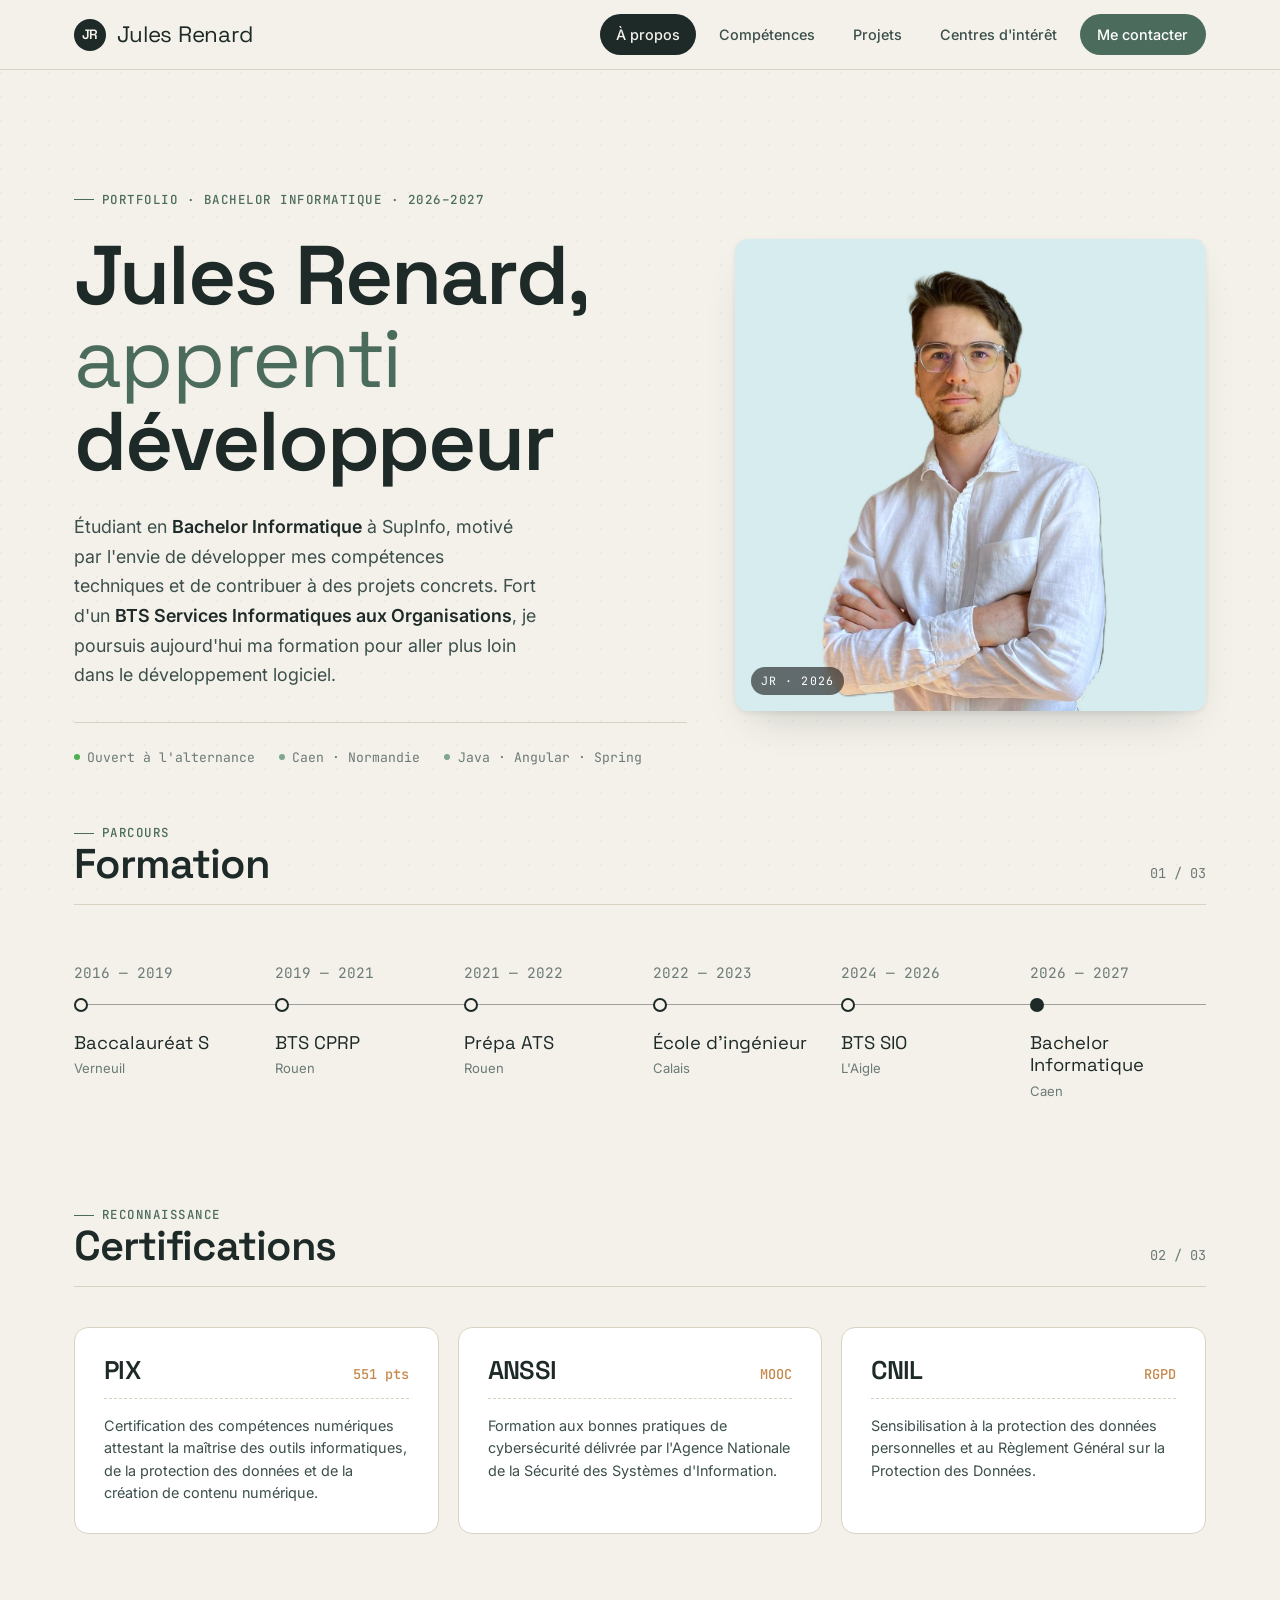
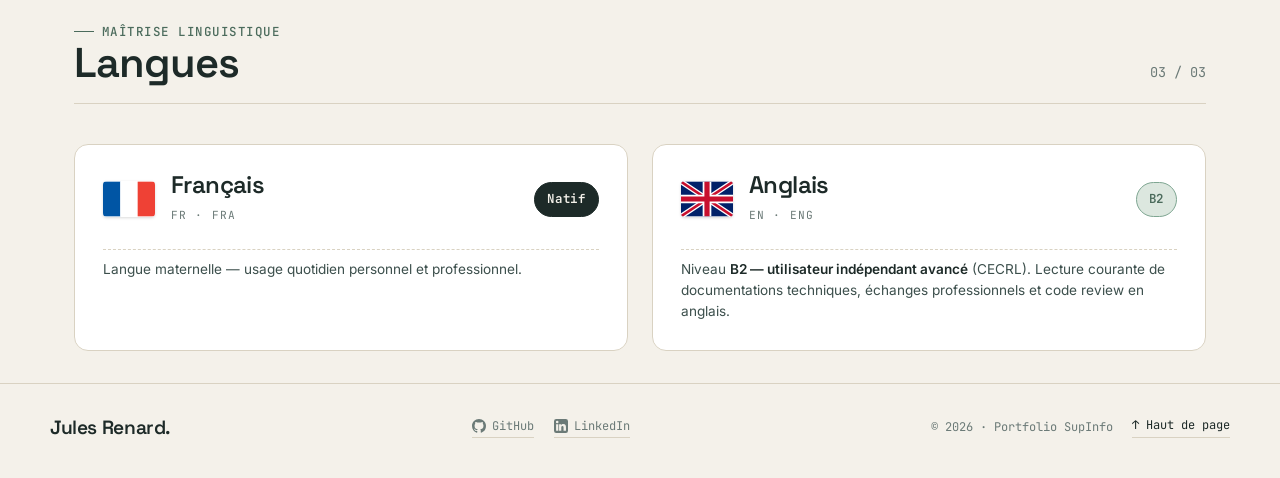
<file: index.html>
<!DOCTYPE html>
<html lang="fr">
<head>
  <meta charset="UTF-8">
  <meta name="viewport" content="width=device-width, initial-scale=1.0">
  <meta name="description" content="Portfolio de Jules Renard — étudiant à SupInfo, développeur passionné par le web et la sécurité.">
  <meta name="author" content="Jules Renard">
  <title>Jules Renard — Portfolio</title>

  <link rel="preconnect" href="https://fonts.googleapis.com">
  <link rel="preconnect" href="https://fonts.gstatic.com" crossorigin>
  <link href="https://fonts.googleapis.com/css2?family=Space+Grotesk:wght@400;500;600;700&family=Inter:wght@300;400;500;600;700&family=JetBrains+Mono:wght@400;500&display=swap" rel="stylesheet">
  <link rel="stylesheet" href="style.css">
</head>
<body>

<nav class="nav">
  <div class="nav-inner">
    <a href="index.html" class="nav-logo">
      <span class="nav-logo-mark">JR</span>
      <span>Jules Renard</span>
    </a>
    <div class="nav-links">
      <a href="index.html" class="nav-link">À propos</a>
      <a href="competences.html" class="nav-link">Compétences</a>
      <a href="projets.html" class="nav-link">Projets</a>
      <a href="interets.html" class="nav-link">Centres d'intérêt</a>
      <a href="me-joindre.html" class="nav-cta">Me contacter</a>
    </div>
    <button class="menu-toggle" aria-label="Menu">☰</button>
  </div>
</nav>

<main>

  <!-- HERO -->
  <section class="hero reveal">
    <div class="hero-text">
      <span class="eyebrow">Portfolio · Bachelor Informatique · 2026–2027</span>
      <h1 class="hero-title">
        <span class="line">Jules Renard,</span>
        <span class="line"><span class="italic">apprenti</span> développeur</span>
      </h1>
      <p class="hero-lede">
        Étudiant en <strong>Bachelor Informatique</strong> à SupInfo, motivé par l'envie de développer mes compétences techniques et de contribuer à des projets concrets. Fort d'un <strong>BTS Services Informatiques aux Organisations</strong>, je poursuis aujourd'hui ma formation pour aller plus loin dans le développement logiciel.
      </p>
      <div class="hero-meta">
        <span class="hero-meta-item"><span class="dot live"></span>Ouvert à l'alternance</span>
        <span class="hero-meta-item"><span class="dot"></span>Caen · Normandie</span>
        <span class="hero-meta-item"><span class="dot"></span>Java · Angular · Spring</span>
      </div>
    </div>
    <div class="hero-photo">
      <img src="images/profil.jpeg" alt="Portrait de Jules Renard">
    </div>
  </section>

  <!-- FORMATION -->
  <section class="block reveal">
    <div class="section-head">
      <div>
        <span class="eyebrow">Parcours</span>
        <h2>Formation</h2>
      </div>
      <span class="section-head-count">01 / 03</span>
    </div>

    <div class="formation-timeline reveal-stagger">
      <div class="formation-item">
        <div class="formation-year">2016 — 2019</div>
        <div class="formation-dot"></div>
        <div class="formation-title">Baccalauréat S</div>
        <div class="formation-place">Verneuil</div>
      </div>
      <div class="formation-item">
        <div class="formation-year">2019 — 2021</div>
        <div class="formation-dot"></div>
        <div class="formation-title">BTS CPRP</div>
        <div class="formation-place">Rouen</div>
      </div>
      <div class="formation-item">
        <div class="formation-year">2021 — 2022</div>
        <div class="formation-dot"></div>
        <div class="formation-title">Prépa ATS</div>
        <div class="formation-place">Rouen</div>
      </div>
      <div class="formation-item">
        <div class="formation-year">2022 — 2023</div>
        <div class="formation-dot"></div>
        <div class="formation-title">École d'ingénieur</div>
        <div class="formation-place">Calais</div>
      </div>
      <div class="formation-item">
        <div class="formation-year">2024 — 2026</div>
        <div class="formation-dot"></div>
        <div class="formation-title">BTS SIO</div>
        <div class="formation-place">L'Aigle</div>
      </div>
      <div class="formation-item current">
        <div class="formation-year">2026 — 2027</div>
        <div class="formation-dot"></div>
        <div class="formation-title">Bachelor Informatique</div>
        <div class="formation-place">Caen</div>
      </div>
    </div>
  </section>

  <!-- CERTIFICATIONS -->
  <section class="block reveal">
    <div class="section-head">
      <div>
        <span class="eyebrow">Reconnaissance</span>
        <h2>Certifications</h2>
      </div>
      <span class="section-head-count">02 / 03</span>
    </div>

    <div class="certs-grid reveal-stagger">
      <div class="cert-card">
        <div class="cert-head">
          <h3 class="cert-name">PIX</h3>
          <span class="cert-score">551 pts</span>
        </div>
        <p class="cert-desc">Certification des compétences numériques attestant la maîtrise des outils informatiques, de la protection des données et de la création de contenu numérique.</p>
      </div>
      <div class="cert-card">
        <div class="cert-head">
          <h3 class="cert-name">ANSSI</h3>
          <span class="cert-score">MOOC</span>
        </div>
        <p class="cert-desc">Formation aux bonnes pratiques de cybersécurité délivrée par l'Agence Nationale de la Sécurité des Systèmes d'Information.</p>
      </div>
      <div class="cert-card">
        <div class="cert-head">
          <h3 class="cert-name">CNIL</h3>
          <span class="cert-score">RGPD</span>
        </div>
        <p class="cert-desc">Sensibilisation à la protection des données personnelles et au Règlement Général sur la Protection des Données.</p>
      </div>
    </div>
  </section>

  <!-- LANGUES -->
  <section class="block reveal">
    <div class="section-head">
      <div>
        <span class="eyebrow">Maîtrise linguistique</span>
        <h2>Langues</h2>
      </div>
      <span class="section-head-count">03 / 03</span>
    </div>

    <div class="lang-grid">
      <article class="lang-card">
        <div class="lang-card-head">
          <span class="lang-flag" aria-hidden="true">
            <svg viewBox="0 0 60 40" xmlns="http://www.w3.org/2000/svg">
              <rect width="20" height="40" fill="#0055A4"/>
              <rect x="20" width="20" height="40" fill="#FFFFFF"/>
              <rect x="40" width="20" height="40" fill="#EF4135"/>
            </svg>
          </span>
          <div class="lang-name">
            <h3>Français</h3>
            <span class="lang-code">FR · fra</span>
          </div>
          <div class="lang-level-badge lang-level-badge--native">Natif</div>
        </div>

        <p class="lang-note">Langue maternelle — usage quotidien personnel et professionnel.</p>
      </article>

      <article class="lang-card">
        <div class="lang-card-head">
          <span class="lang-flag" aria-hidden="true">
            <svg viewBox="0 0 60 40" xmlns="http://www.w3.org/2000/svg">
              <rect width="60" height="40" fill="#012169"/>
              <path d="M0,0 L60,40 M60,0 L0,40" stroke="#FFFFFF" stroke-width="6"/>
              <path d="M0,0 L60,40 M60,0 L0,40" stroke="#C8102E" stroke-width="3"/>
              <path d="M30,0 V40 M0,20 H60" stroke="#FFFFFF" stroke-width="10"/>
              <path d="M30,0 V40 M0,20 H60" stroke="#C8102E" stroke-width="6"/>
            </svg>
          </span>
          <div class="lang-name">
            <h3>Anglais</h3>
            <span class="lang-code">EN · eng</span>
          </div>
          <div class="lang-level-badge">B2</div>
        </div>

        <p class="lang-note">Niveau <strong>B2 — utilisateur indépendant avancé</strong> (CECRL). Lecture courante de documentations techniques, échanges professionnels et code review en anglais.</p>
      </article>
    </div>
  </section>

</main>

<footer class="footer">
  <div class="footer-inner">
    <div class="footer-mark">Jules Renard.</div>
    <div class="footer-social">
      <a href="https://github.com/AmberFox12" target="_blank" rel="noopener" class="footer-social-link">
        <svg class="footer-social-icon" viewBox="0 0 16 16" width="14" height="14" fill="currentColor" aria-hidden="true"><path d="M8 0C3.58 0 0 3.58 0 8c0 3.54 2.29 6.53 5.47 7.59.4.07.55-.17.55-.38 0-.19-.01-.82-.01-1.49-2.01.37-2.53-.49-2.69-.94-.09-.23-.48-.94-.82-1.13-.28-.15-.68-.52-.01-.53.63-.01 1.08.58 1.23.82.72 1.21 1.87.87 2.33.66.07-.52.28-.87.51-1.07-1.78-.2-3.64-.89-3.64-3.95 0-.87.31-1.59.82-2.15-.08-.2-.36-1.02.08-2.12 0 0 .67-.21 2.2.82a7.6 7.6 0 0 1 2-.27c.68 0 1.36.09 2 .27 1.53-1.04 2.2-.82 2.2-.82.44 1.1.16 1.92.08 2.12.51.56.82 1.27.82 2.15 0 3.07-1.87 3.75-3.65 3.95.29.25.54.73.54 1.48 0 1.07-.01 1.93-.01 2.2 0 .21.15.46.55.38A8.01 8.01 0 0 0 16 8c0-4.42-3.58-8-8-8Z"/></svg>
        GitHub
      </a>
      <a href="https://www.linkedin.com/in/jules-renard-60a448257/" target="_blank" rel="noopener" class="footer-social-link">
        <svg class="footer-social-icon" viewBox="0 0 16 16" width="14" height="14" fill="currentColor" aria-hidden="true"><path d="M13.5 0h-11A2.5 2.5 0 0 0 0 2.5v11A2.5 2.5 0 0 0 2.5 16h11a2.5 2.5 0 0 0 2.5-2.5v-11A2.5 2.5 0 0 0 13.5 0ZM4.94 13.44H2.4V6h2.54v7.44ZM3.67 4.93a1.47 1.47 0 1 1 0-2.94 1.47 1.47 0 0 1 0 2.94Zm9.77 8.51h-2.53V9.83c0-.86-.02-1.96-1.2-1.96-1.2 0-1.39.94-1.39 1.9v3.67H5.8V6h2.43v1.02h.03c.34-.64 1.16-1.31 2.39-1.31 2.56 0 3.03 1.68 3.03 3.87v3.86Z"/></svg>
        LinkedIn
      </a>
    </div>
    <div class="footer-meta">
      <span>© 2026 · Portfolio SupInfo</span>
      <a href="#" onclick="scrollToTop(); return false;" class="footer-to-top">↑ Haut de page</a>
    </div>
  </div>
</footer>

<script src="script.js"></script>
</body>
</html>
</file>
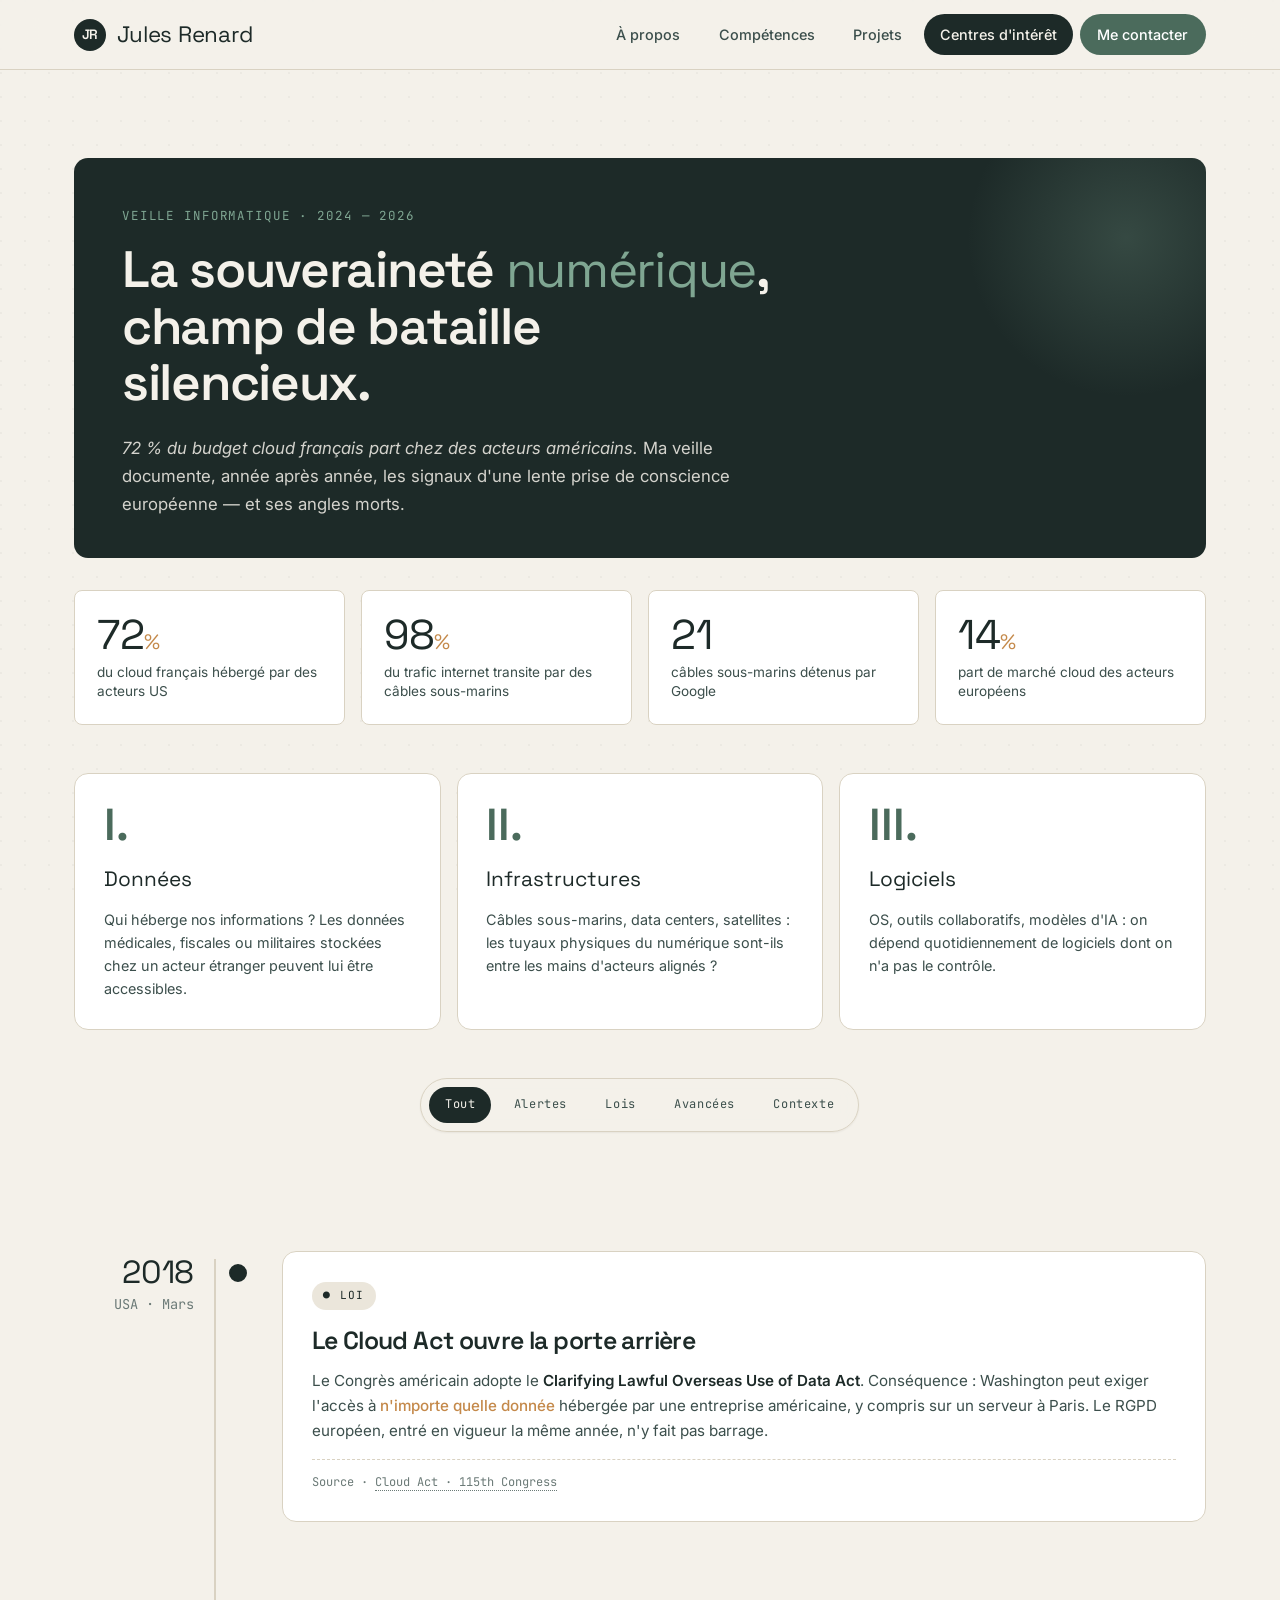
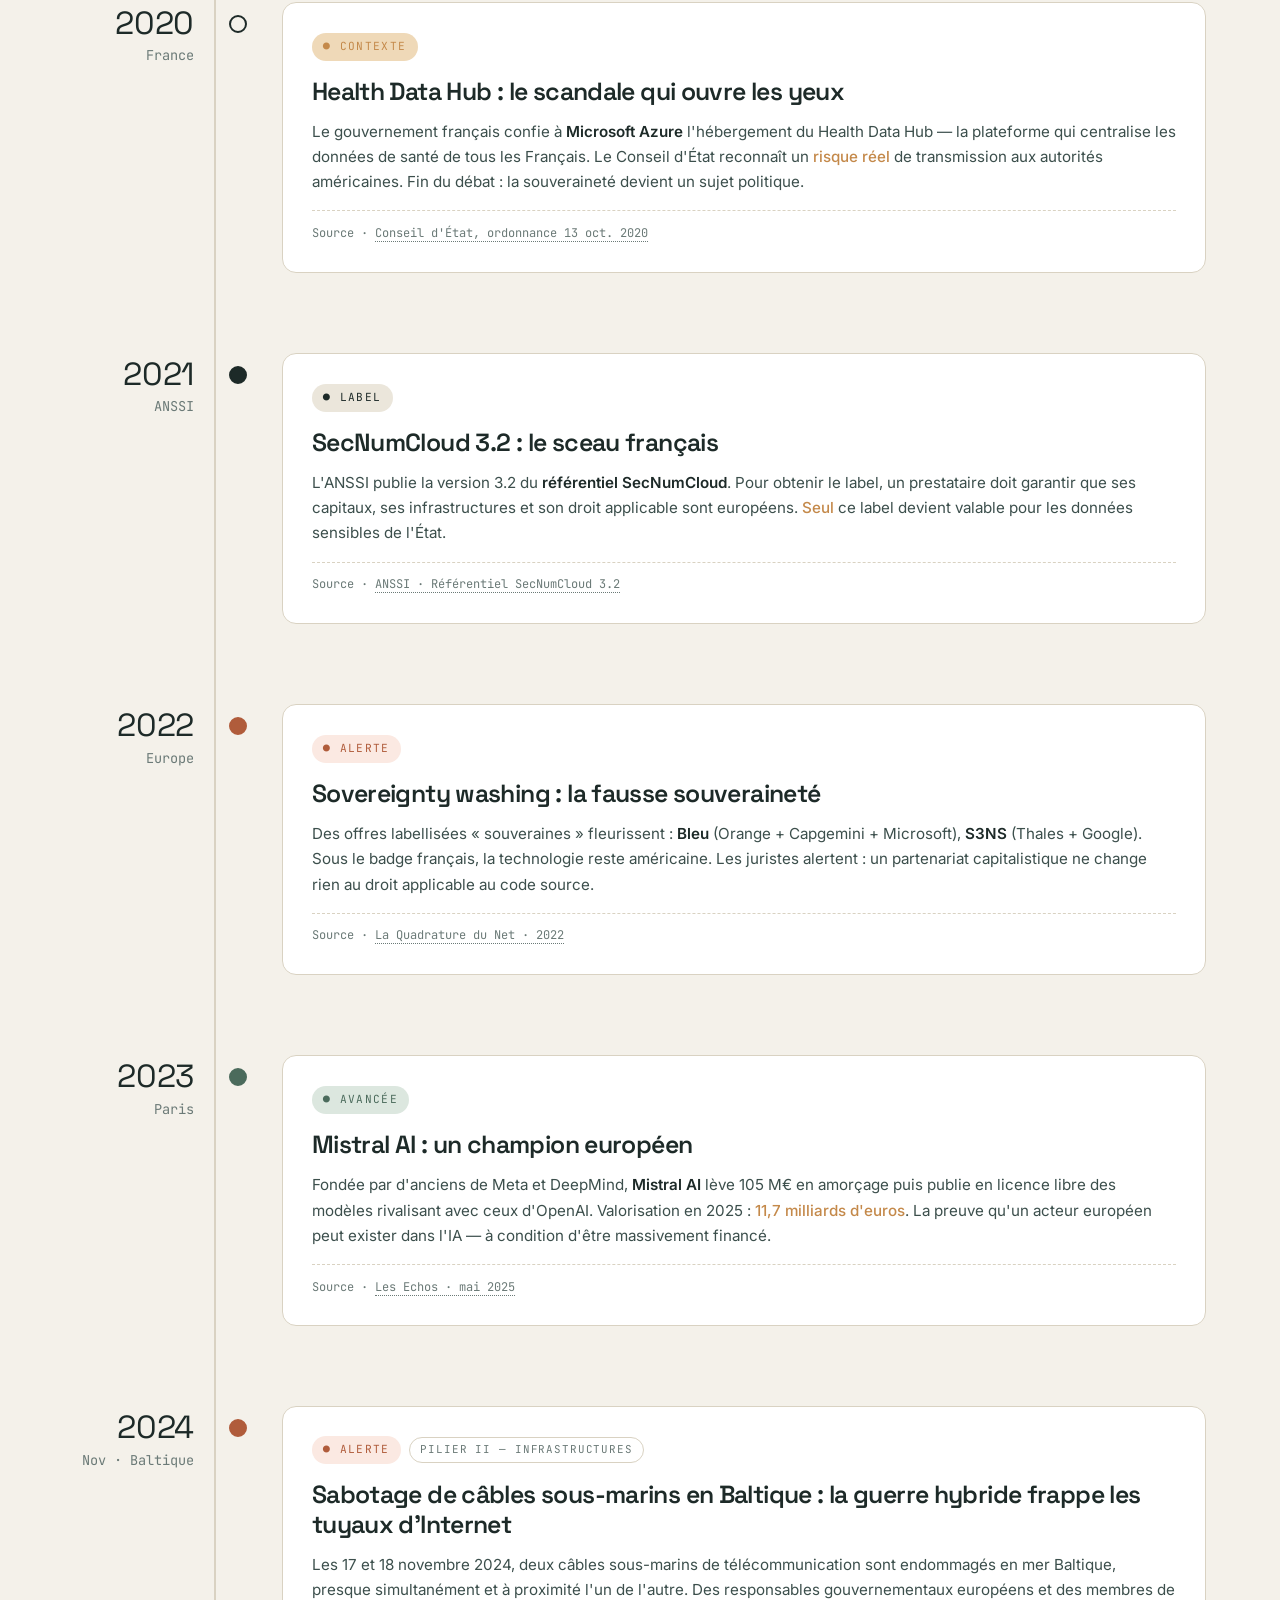
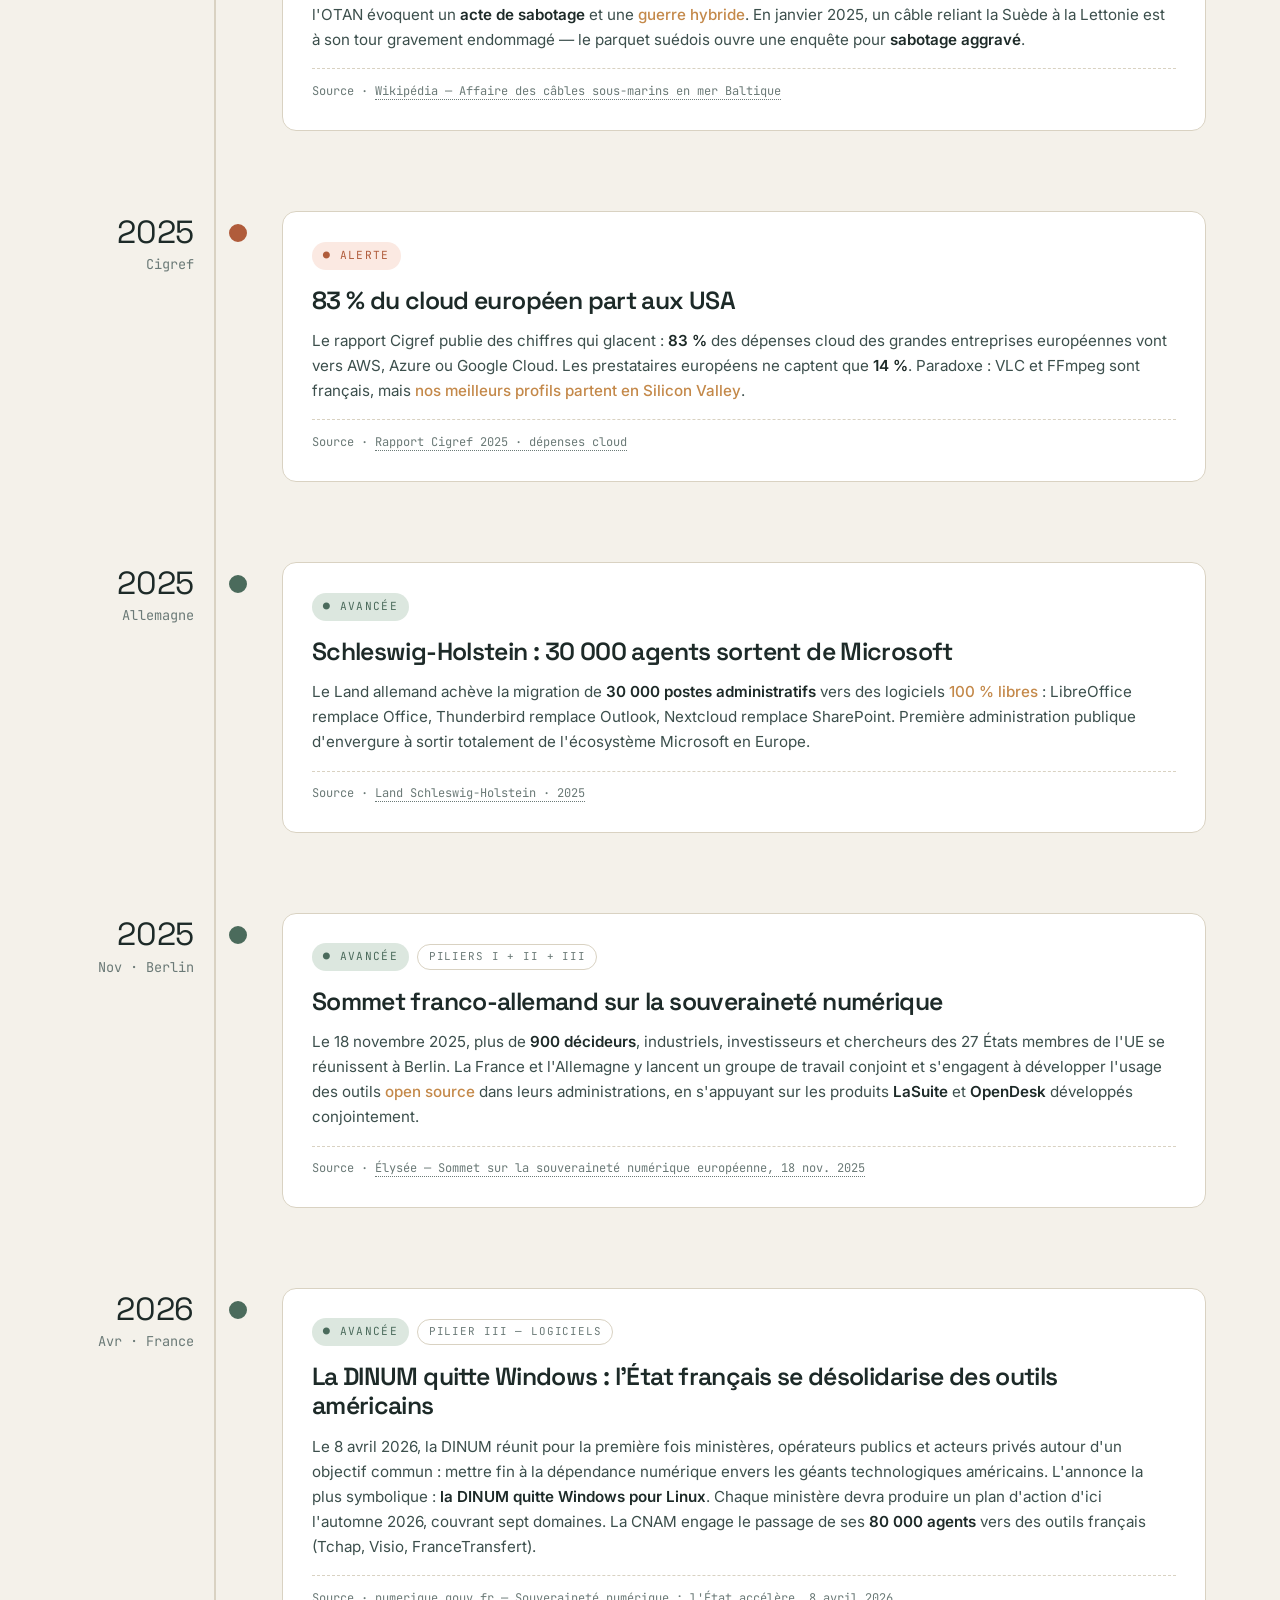
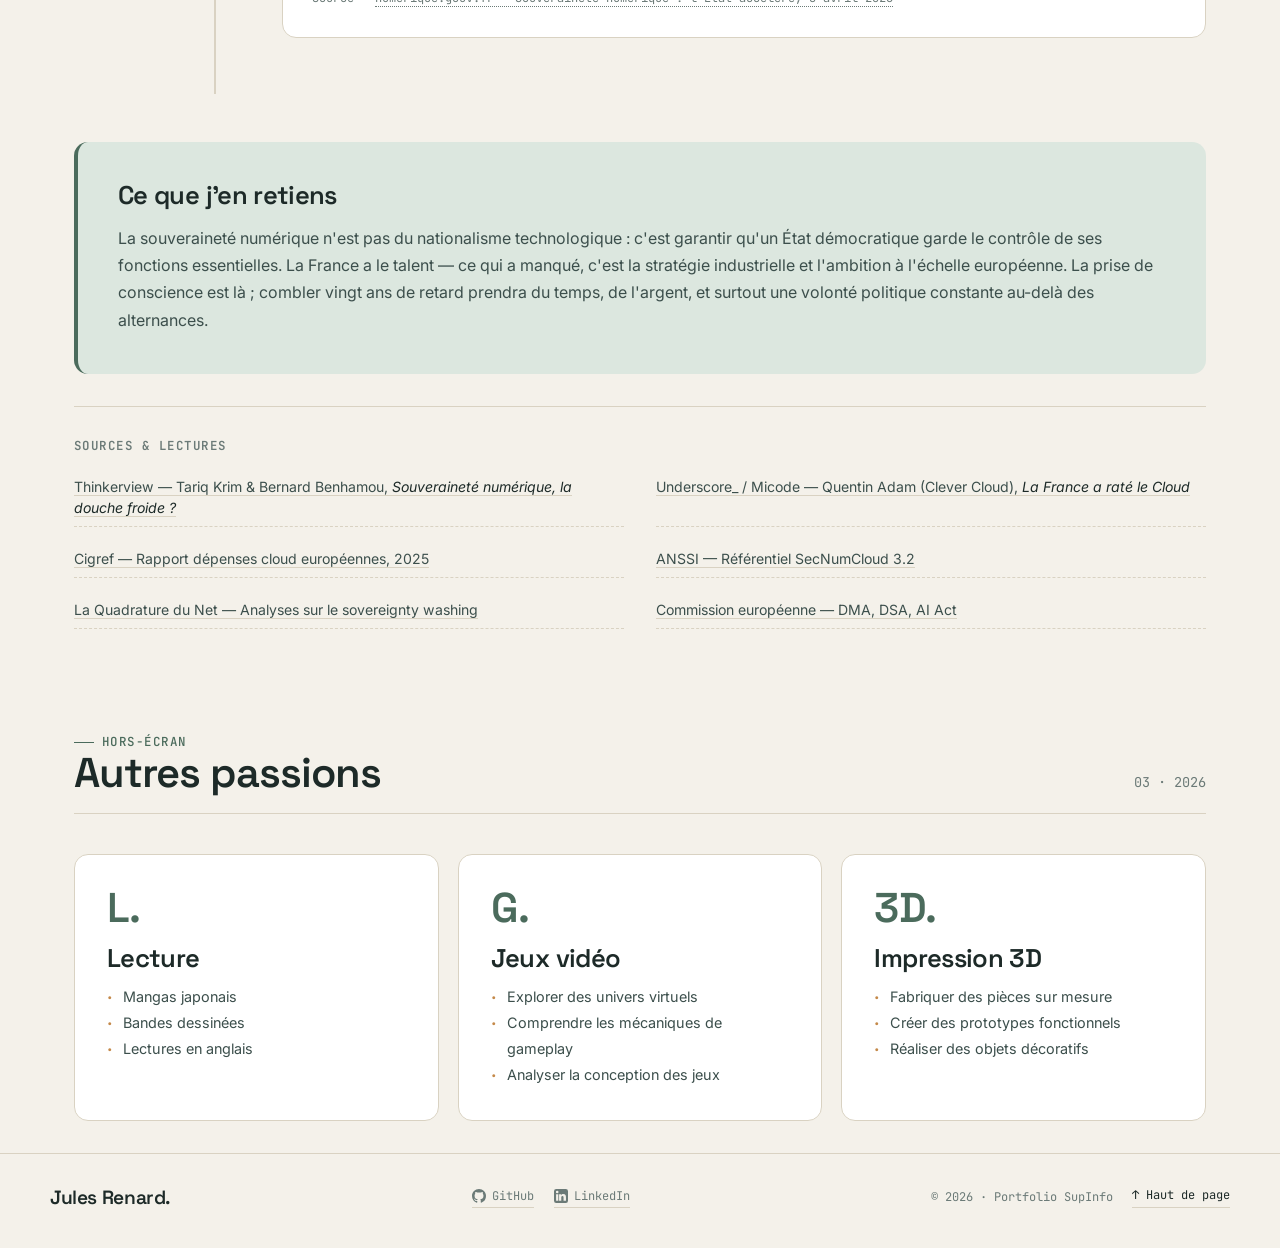
<file: interets.html>
<!DOCTYPE html>
<html lang="fr">
<head>
  <meta charset="UTF-8">
  <meta name="viewport" content="width=device-width, initial-scale=1.0">
  <meta name="description" content="Veille informatique — la souveraineté numérique — et centres d'intérêt de Jules Renard">
  <title>Centres d'intérêt — Jules Renard</title>

  <link rel="preconnect" href="https://fonts.googleapis.com">
  <link rel="preconnect" href="https://fonts.gstatic.com" crossorigin>
  <link href="https://fonts.googleapis.com/css2?family=Space+Grotesk:wght@400;500;600;700&family=Inter:wght@300;400;500;600;700&family=JetBrains+Mono:wght@400;500&display=swap" rel="stylesheet">
  <link rel="stylesheet" href="style.css">
</head>
<body>

<nav class="nav">
  <div class="nav-inner">
    <a href="index.html" class="nav-logo">
      <span class="nav-logo-mark">JR</span>
      <span>Jules Renard</span>
    </a>
    <div class="nav-links">
      <a href="index.html" class="nav-link">À propos</a>
      <a href="competences.html" class="nav-link">Compétences</a>
      <a href="projets.html" class="nav-link">Projets</a>
      <a href="interets.html" class="nav-link">Centres d'intérêt</a>
      <a href="me-joindre.html" class="nav-cta">Me contacter</a>
    </div>
    <button class="menu-toggle" aria-label="Menu">☰</button>
  </div>
</nav>

<main>

  <!-- ============================================= -->
  <!-- VEILLE INFORMATIQUE — SOUVERAINETÉ NUMÉRIQUE  -->
  <!-- ============================================= -->
  <section class="reveal" style="padding-top: 2.5rem;">

    <!-- Hero veille -->
    <div class="veille-hero">
      <div class="veille-hero-label">Veille informatique · 2024 — 2026</div>
      <h3>La souveraineté <span class="italic">numérique</span>, champ de bataille silencieux.</h3>
      <p class="veille-hero-lede">
        <em>72 % du budget cloud français part chez des acteurs américains.</em> Ma veille documente, année après année, les signaux d'une lente prise de conscience européenne — et ses angles morts.
      </p>
    </div>

    <!-- Stats -->
    <div class="veille-stats reveal-stagger">
      <div class="veille-stat">
        <div class="veille-stat-value">72<span class="unit">%</span></div>
        <div class="veille-stat-label">du cloud français hébergé par des acteurs US</div>
      </div>
      <div class="veille-stat">
        <div class="veille-stat-value">98<span class="unit">%</span></div>
        <div class="veille-stat-label">du trafic internet transite par des câbles sous-marins</div>
      </div>
      <div class="veille-stat">
        <div class="veille-stat-value">21</div>
        <div class="veille-stat-label">câbles sous-marins détenus par Google</div>
      </div>
      <div class="veille-stat">
        <div class="veille-stat-value">14<span class="unit">%</span></div>
        <div class="veille-stat-label">part de marché cloud des acteurs européens</div>
      </div>
    </div>

    <!-- Les 3 piliers -->
    <div class="veille-pillars reveal-stagger">
      <div class="pillar">
        <div class="pillar-num">I.</div>
        <div class="pillar-title">Données</div>
        <p class="pillar-desc">Qui héberge nos informations ? Les données médicales, fiscales ou militaires stockées chez un acteur étranger peuvent lui être accessibles.</p>
      </div>
      <div class="pillar">
        <div class="pillar-num">II.</div>
        <div class="pillar-title">Infrastructures</div>
        <p class="pillar-desc">Câbles sous-marins, data centers, satellites : les tuyaux physiques du numérique sont-ils entre les mains d'acteurs alignés ?</p>
      </div>
      <div class="pillar">
        <div class="pillar-num">III.</div>
        <div class="pillar-title">Logiciels</div>
        <p class="pillar-desc">OS, outils collaboratifs, modèles d'IA : on dépend quotidiennement de logiciels dont on n'a pas le contrôle.</p>
      </div>
    </div>

    <!-- Timeline Nav -->
    <div class="veille-timeline-nav">
      <button class="tl-nav-btn active" data-filter="all">Tout</button>
      <button class="tl-nav-btn" data-filter="alert">Alertes</button>
      <button class="tl-nav-btn" data-filter="law">Lois</button>
      <button class="tl-nav-btn" data-filter="win">Avancées</button>
      <button class="tl-nav-btn" data-filter="context">Contexte</button>
    </div>

    <!-- Timeline -->
    <div class="veille-timeline">
      <div class="tl-spine"><div class="tl-spine-fill"></div></div>

      <article class="tl-item" data-kind="law">
        <div class="tl-year"><span class="big">2018</span>USA · Mars</div>
        <div class="tl-node"></div>
        <div class="tl-content">
          <span class="tl-kind" data-kind="law">● Loi</span>
          <h4 class="tl-title">Le Cloud Act ouvre la porte arrière</h4>
          <p class="tl-body">
            Le Congrès américain adopte le <strong>Clarifying Lawful Overseas Use of Data Act</strong>. Conséquence : Washington peut exiger l'accès à <em>n'importe quelle donnée</em> hébergée par une entreprise américaine, y compris sur un serveur à Paris. Le RGPD européen, entré en vigueur la même année, n'y fait pas barrage.
          </p>
          <div class="tl-footnote">Source · <a href="https://www.congress.gov/bill/115th-congress/house-bill/4943" target="_blank" rel="noopener">Cloud Act · 115th Congress</a></div>
        </div>
      </article>

      <article class="tl-item" data-kind="context">
        <div class="tl-year"><span class="big">2020</span>France</div>
        <div class="tl-node"></div>
        <div class="tl-content">
          <span class="tl-kind" data-kind="context">● Contexte</span>
          <h4 class="tl-title">Health Data Hub : le scandale qui ouvre les yeux</h4>
          <p class="tl-body">
            Le gouvernement français confie à <strong>Microsoft Azure</strong> l'hébergement du Health Data Hub — la plateforme qui centralise les données de santé de tous les Français. Le Conseil d'État reconnaît un <em>risque réel</em> de transmission aux autorités américaines. Fin du débat : la souveraineté devient un sujet politique.
          </p>
          <div class="tl-footnote">Source · <a href="https://www.conseil-etat.fr/fr/arianeweb/CE/decision/2020-10-13/444937" target="_blank" rel="noopener">Conseil d'État, ordonnance 13 oct. 2020</a></div>
        </div>
      </article>

      <article class="tl-item" data-kind="law">
        <div class="tl-year"><span class="big">2021</span>ANSSI</div>
        <div class="tl-node"></div>
        <div class="tl-content">
          <span class="tl-kind" data-kind="law">● Label</span>
          <h4 class="tl-title">SecNumCloud 3.2 : le sceau français</h4>
          <p class="tl-body">
            L'ANSSI publie la version 3.2 du <strong>référentiel SecNumCloud</strong>. Pour obtenir le label, un prestataire doit garantir que ses capitaux, ses infrastructures et son droit applicable sont européens. <em>Seul</em> ce label devient valable pour les données sensibles de l'État.
          </p>
          <div class="tl-footnote">Source · <a href="https://cyber.gouv.fr/secnumcloud-pour-les-fournisseurs-de-services-cloud" target="_blank" rel="noopener">ANSSI · Référentiel SecNumCloud 3.2</a></div>
        </div>
      </article>

      <article class="tl-item" data-kind="alert">
        <div class="tl-year"><span class="big">2022</span>Europe</div>
        <div class="tl-node"></div>
        <div class="tl-content">
          <span class="tl-kind" data-kind="alert">● Alerte</span>
          <h4 class="tl-title">Sovereignty washing : la fausse souveraineté</h4>
          <p class="tl-body">
            Des offres labellisées « souveraines » fleurissent : <strong>Bleu</strong> (Orange + Capgemini + Microsoft), <strong>S3NS</strong> (Thales + Google). Sous le badge français, la technologie reste américaine. Les juristes alertent : un partenariat capitalistique ne change rien au droit applicable au code source.
          </p>
          <div class="tl-footnote">Source · <a href="https://www.laquadrature.net/2022/10/11/cloud-de-confiance-ou-leurre-souverain/" target="_blank" rel="noopener">La Quadrature du Net · 2022</a></div>
        </div>
      </article>

      <article class="tl-item" data-kind="win">
        <div class="tl-year"><span class="big">2023</span>Paris</div>
        <div class="tl-node"></div>
        <div class="tl-content">
          <span class="tl-kind" data-kind="win">● Avancée</span>
          <h4 class="tl-title">Mistral AI : un champion européen</h4>
          <p class="tl-body">
            Fondée par d'anciens de Meta et DeepMind, <strong>Mistral AI</strong> lève 105 M€ en amorçage puis publie en licence libre des modèles rivalisant avec ceux d'OpenAI. Valorisation en 2025 : <em>11,7 milliards d'euros</em>. La preuve qu'un acteur européen peut exister dans l'IA — à condition d'être massivement financé.
          </p>
          <div class="tl-footnote">Source · <a href="https://www.lesechos.fr/tech-medias/intelligence-artificielle/mistral-ai-valorisee-a-pres-de-12-milliards-de-dollars-lors-dune-nouvelle-levee-de-fonds" target="_blank" rel="noopener">Les Echos · mai 2025</a></div>
        </div>
      </article>

      <article class="tl-item" data-kind="alert">
        <div class="tl-year"><span class="big">2024</span>Nov · Baltique</div>
        <div class="tl-node"></div>
        <div class="tl-content">
          <div class="tl-tags">
            <span class="tl-kind" data-kind="alert">● Alerte</span>
            <span class="tl-pillar">Pilier II — Infrastructures</span>
          </div>
          <h4 class="tl-title">Sabotage de câbles sous-marins en Baltique : la guerre hybride frappe les tuyaux d'Internet</h4>
          <p class="tl-body">
            Les 17 et 18 novembre 2024, deux câbles sous-marins de télécommunication sont endommagés en mer Baltique, presque simultanément et à proximité l'un de l'autre. Des responsables gouvernementaux européens et des membres de l'OTAN évoquent un <strong>acte de sabotage</strong> et une <em>guerre hybride</em>. En janvier 2025, un câble reliant la Suède à la Lettonie est à son tour gravement endommagé — le parquet suédois ouvre une enquête pour <strong>sabotage aggravé</strong>.
          </p>
          <div class="tl-footnote">Source · <a href="https://fr.wikipedia.org/wiki/Affaire_des_c%C3%A2bles_sous-marins_en_mer_Baltique" target="_blank" rel="noopener">Wikipédia — Affaire des câbles sous-marins en mer Baltique</a></div>
        </div>
      </article>

      <article class="tl-item" data-kind="alert">
        <div class="tl-year"><span class="big">2025</span>Cigref</div>
        <div class="tl-node"></div>
        <div class="tl-content">
          <span class="tl-kind" data-kind="alert">● Alerte</span>
          <h4 class="tl-title">83 % du cloud européen part aux USA</h4>
          <p class="tl-body">
            Le rapport Cigref publie des chiffres qui glacent : <strong>83 %</strong> des dépenses cloud des grandes entreprises européennes vont vers AWS, Azure ou Google Cloud. Les prestataires européens ne captent que <strong>14 %</strong>. Paradoxe : VLC et FFmpeg sont français, mais <em>nos meilleurs profils partent en Silicon Valley</em>.
          </p>
          <div class="tl-footnote">Source · <a href="https://www.cigref.fr/place-de-marche-du-cloud-en-europe-le-cigref-publie-une-analyse-inedite" target="_blank" rel="noopener">Rapport Cigref 2025 · dépenses cloud</a></div>
        </div>
      </article>

      <article class="tl-item" data-kind="win">
        <div class="tl-year"><span class="big">2025</span>Allemagne</div>
        <div class="tl-node"></div>
        <div class="tl-content">
          <span class="tl-kind" data-kind="win">● Avancée</span>
          <h4 class="tl-title">Schleswig-Holstein : 30 000 agents sortent de Microsoft</h4>
          <p class="tl-body">
            Le Land allemand achève la migration de <strong>30 000 postes administratifs</strong> vers des logiciels <em>100 % libres</em> : LibreOffice remplace Office, Thunderbird remplace Outlook, Nextcloud remplace SharePoint. Première administration publique d'envergure à sortir totalement de l'écosystème Microsoft en Europe.
          </p>
          <div class="tl-footnote">Source · <a href="https://www.schleswig-holstein.de/DE/landesregierung/themen/digitalisierung/digitaleSouveraenitaet/digitaleSouveraenitaet.html" target="_blank" rel="noopener">Land Schleswig-Holstein · 2025</a></div>
        </div>
      </article>

      <article class="tl-item" data-kind="win">
        <div class="tl-year"><span class="big">2025</span>Nov · Berlin</div>
        <div class="tl-node"></div>
        <div class="tl-content">
          <div class="tl-tags">
            <span class="tl-kind" data-kind="win">● Avancée</span>
            <span class="tl-pillar">Piliers I + II + III</span>
          </div>
          <h4 class="tl-title">Sommet franco-allemand sur la souveraineté numérique</h4>
          <p class="tl-body">
            Le 18 novembre 2025, plus de <strong>900 décideurs</strong>, industriels, investisseurs et chercheurs des 27 États membres de l'UE se réunissent à Berlin. La France et l'Allemagne y lancent un groupe de travail conjoint et s'engagent à développer l'usage des outils <em>open source</em> dans leurs administrations, en s'appuyant sur les produits <strong>LaSuite</strong> et <strong>OpenDesk</strong> développés conjointement.
          </p>
          <div class="tl-footnote">Source · <a href="https://www.elysee.fr/emmanuel-macron/2025/11/18/sommet-sur-la-souverainete-numerique-europeenne" target="_blank" rel="noopener">Élysée — Sommet sur la souveraineté numérique européenne, 18 nov. 2025</a></div>
        </div>
      </article>

      <article class="tl-item" data-kind="win">
        <div class="tl-year"><span class="big">2026</span>Avr · France</div>
        <div class="tl-node"></div>
        <div class="tl-content">
          <div class="tl-tags">
            <span class="tl-kind" data-kind="win">● Avancée</span>
            <span class="tl-pillar">Pilier III — Logiciels</span>
          </div>
          <h4 class="tl-title">La DINUM quitte Windows : l'État français se désolidarise des outils américains</h4>
          <p class="tl-body">
            Le 8 avril 2026, la DINUM réunit pour la première fois ministères, opérateurs publics et acteurs privés autour d'un objectif commun : mettre fin à la dépendance numérique envers les géants technologiques américains. L'annonce la plus symbolique : <strong>la DINUM quitte Windows pour Linux</strong>. Chaque ministère devra produire un plan d'action d'ici l'automne 2026, couvrant sept domaines. La CNAM engage le passage de ses <strong>80 000 agents</strong> vers des outils français (Tchap, Visio, FranceTransfert).
          </p>
          <div class="tl-footnote">Source · <a href="https://www.numerique.gouv.fr/espace-presse/souverainete-numerique-letat-accelere-8-avril-2026/" target="_blank" rel="noopener">numerique.gouv.fr — Souveraineté numérique : l'État accélère, 8 avril 2026</a></div>
        </div>
      </article>
    </div>

    <!-- Conclusion -->
    <div class="veille-conclusion">
      <h4>Ce que j'en retiens</h4>
      <p>
        La souveraineté numérique n'est pas du nationalisme technologique : c'est garantir qu'un État démocratique garde le contrôle de ses fonctions essentielles. La France a le talent — ce qui a manqué, c'est la stratégie industrielle et l'ambition à l'échelle européenne. La prise de conscience est là ; combler vingt ans de retard prendra du temps, de l'argent, et surtout une volonté politique constante au-delà des alternances.
      </p>
    </div>

    <!-- Sources -->
    <div class="veille-sources">
      <h4>Sources &amp; lectures</h4>
      <ul>
        <li><a href="https://www.youtube.com/watch?v=BjS5ibiJcDA" target="_blank" rel="noopener">Thinkerview — Tariq Krim &amp; Bernard Benhamou, <em>Souveraineté numérique, la douche froide ?</em></a></li>
        <li><a href="https://www.youtube.com/watch?v=fmreiVK4bOk" target="_blank" rel="noopener">Underscore_ / Micode — Quentin Adam (Clever Cloud), <em>La France a raté le Cloud</em></a></li>
        <li><a href="https://www.cigref.fr/place-de-marche-du-cloud-en-europe-le-cigref-publie-une-analyse-inedite" target="_blank" rel="noopener">Cigref — Rapport dépenses cloud européennes, 2025</a></li>
        <li><a href="https://cyber.gouv.fr/secnumcloud-pour-les-fournisseurs-de-services-cloud" target="_blank" rel="noopener">ANSSI — Référentiel SecNumCloud 3.2</a></li>
        <li><a href="https://www.laquadrature.net/?s=souverainet%C3%A9+num%C3%A9rique" target="_blank" rel="noopener">La Quadrature du Net — Analyses sur le sovereignty washing</a></li>
        <li><a href="https://digital-strategy.ec.europa.eu/fr/policies/regulatory-framework-ai" target="_blank" rel="noopener">Commission européenne — DMA, DSA, AI Act</a></li>
      </ul>
    </div>

  </section>

  <!-- ============================================= -->
  <!-- AUTRES CENTRES D'INTÉRÊT                       -->
  <!-- ============================================= -->
  <section class="block reveal" style="margin-top: 6rem;">
    <div class="section-head">
      <div>
        <span class="eyebrow">Hors-écran</span>
        <h2>Autres passions</h2>
      </div>
      <span class="section-head-count">03 · 2026</span>
    </div>

    <div class="interests-grid reveal-stagger">

      <div class="interest-card">
        <div class="interest-glyph">L.</div>
        <h3 class="interest-title">Lecture</h3>
        <ul class="interest-list">
          <li>Mangas japonais</li>
          <li>Bandes dessinées</li>
          <li>Lectures en anglais</li>
        </ul>
      </div>

      <div class="interest-card">
        <div class="interest-glyph">G.</div>
        <h3 class="interest-title">Jeux vidéo</h3>
        <ul class="interest-list">
          <li>Explorer des univers virtuels</li>
          <li>Comprendre les mécaniques de gameplay</li>
          <li>Analyser la conception des jeux</li>
        </ul>
      </div>

      <div class="interest-card">
        <div class="interest-glyph">3D.</div>
        <h3 class="interest-title">Impression 3D</h3>
        <ul class="interest-list">
          <li>Fabriquer des pièces sur mesure</li>
          <li>Créer des prototypes fonctionnels</li>
          <li>Réaliser des objets décoratifs</li>
        </ul>
      </div>

    </div>
  </section>

</main>

<footer class="footer">
  <div class="footer-inner">
    <div class="footer-mark">Jules Renard.</div>
    <div class="footer-social">
      <a href="https://github.com/AmberFox12" target="_blank" rel="noopener" class="footer-social-link">
        <svg class="footer-social-icon" viewBox="0 0 16 16" width="14" height="14" fill="currentColor" aria-hidden="true"><path d="M8 0C3.58 0 0 3.58 0 8c0 3.54 2.29 6.53 5.47 7.59.4.07.55-.17.55-.38 0-.19-.01-.82-.01-1.49-2.01.37-2.53-.49-2.69-.94-.09-.23-.48-.94-.82-1.13-.28-.15-.68-.52-.01-.53.63-.01 1.08.58 1.23.82.72 1.21 1.87.87 2.33.66.07-.52.28-.87.51-1.07-1.78-.2-3.64-.89-3.64-3.95 0-.87.31-1.59.82-2.15-.08-.2-.36-1.02.08-2.12 0 0 .67-.21 2.2.82a7.6 7.6 0 0 1 2-.27c.68 0 1.36.09 2 .27 1.53-1.04 2.2-.82 2.2-.82.44 1.1.16 1.92.08 2.12.51.56.82 1.27.82 2.15 0 3.07-1.87 3.75-3.65 3.95.29.25.54.73.54 1.48 0 1.07-.01 1.93-.01 2.2 0 .21.15.46.55.38A8.01 8.01 0 0 0 16 8c0-4.42-3.58-8-8-8Z"/></svg>
        GitHub
      </a>
      <a href="https://www.linkedin.com/in/jules-renard-60a448257/" target="_blank" rel="noopener" class="footer-social-link">
        <svg class="footer-social-icon" viewBox="0 0 16 16" width="14" height="14" fill="currentColor" aria-hidden="true"><path d="M13.5 0h-11A2.5 2.5 0 0 0 0 2.5v11A2.5 2.5 0 0 0 2.5 16h11a2.5 2.5 0 0 0 2.5-2.5v-11A2.5 2.5 0 0 0 13.5 0ZM4.94 13.44H2.4V6h2.54v7.44ZM3.67 4.93a1.47 1.47 0 1 1 0-2.94 1.47 1.47 0 0 1 0 2.94Zm9.77 8.51h-2.53V9.83c0-.86-.02-1.96-1.2-1.96-1.2 0-1.39.94-1.39 1.9v3.67H5.8V6h2.43v1.02h.03c.34-.64 1.16-1.31 2.39-1.31 2.56 0 3.03 1.68 3.03 3.87v3.86Z"/></svg>
        LinkedIn
      </a>
    </div>
    <div class="footer-meta">
      <span>© 2026 · Portfolio SupInfo</span>
      <a href="#" onclick="scrollToTop(); return false;" class="footer-to-top">↑ Haut de page</a>
    </div>
  </div>
</footer>

<script src="script.js"></script>
<script>
// ===== Timeline filter + reveal =====
(function timelineInteractions() {
  const navBtns = document.querySelectorAll('.tl-nav-btn');
  const items = document.querySelectorAll('.tl-item');
  const spineFill = document.querySelector('.tl-spine-fill');
  const timeline = document.querySelector('.veille-timeline');

  if (!items.length) return;

  // Filter
  navBtns.forEach(btn => {
    btn.addEventListener('click', () => {
      const f = btn.dataset.filter;
      navBtns.forEach(b => b.classList.remove('active'));
      btn.classList.add('active');
      items.forEach(it => {
        const match = f === 'all' || it.dataset.kind === f;
        it.style.display = match ? '' : 'none';
      });
    });
  });

  // In-view animation
  const io = new IntersectionObserver((entries) => {
    entries.forEach(e => {
      if (e.isIntersecting) e.target.classList.add('in-view');
    });
  }, { threshold: 0.2 });
  items.forEach(it => io.observe(it));

  // Spine fill based on scroll progress inside timeline
  function updateSpine() {
    if (!timeline || !spineFill) return;
    const rect = timeline.getBoundingClientRect();
    const viewportMid = window.innerHeight * 0.5;
    const progress = Math.max(0, Math.min(1, (viewportMid - rect.top) / rect.height));
    spineFill.style.height = (progress * 100) + '%';
  }
  window.addEventListener('scroll', updateSpine, { passive: true });
  window.addEventListener('resize', updateSpine);
  updateSpine();
})();
</script>
</body>
</html>
</file>
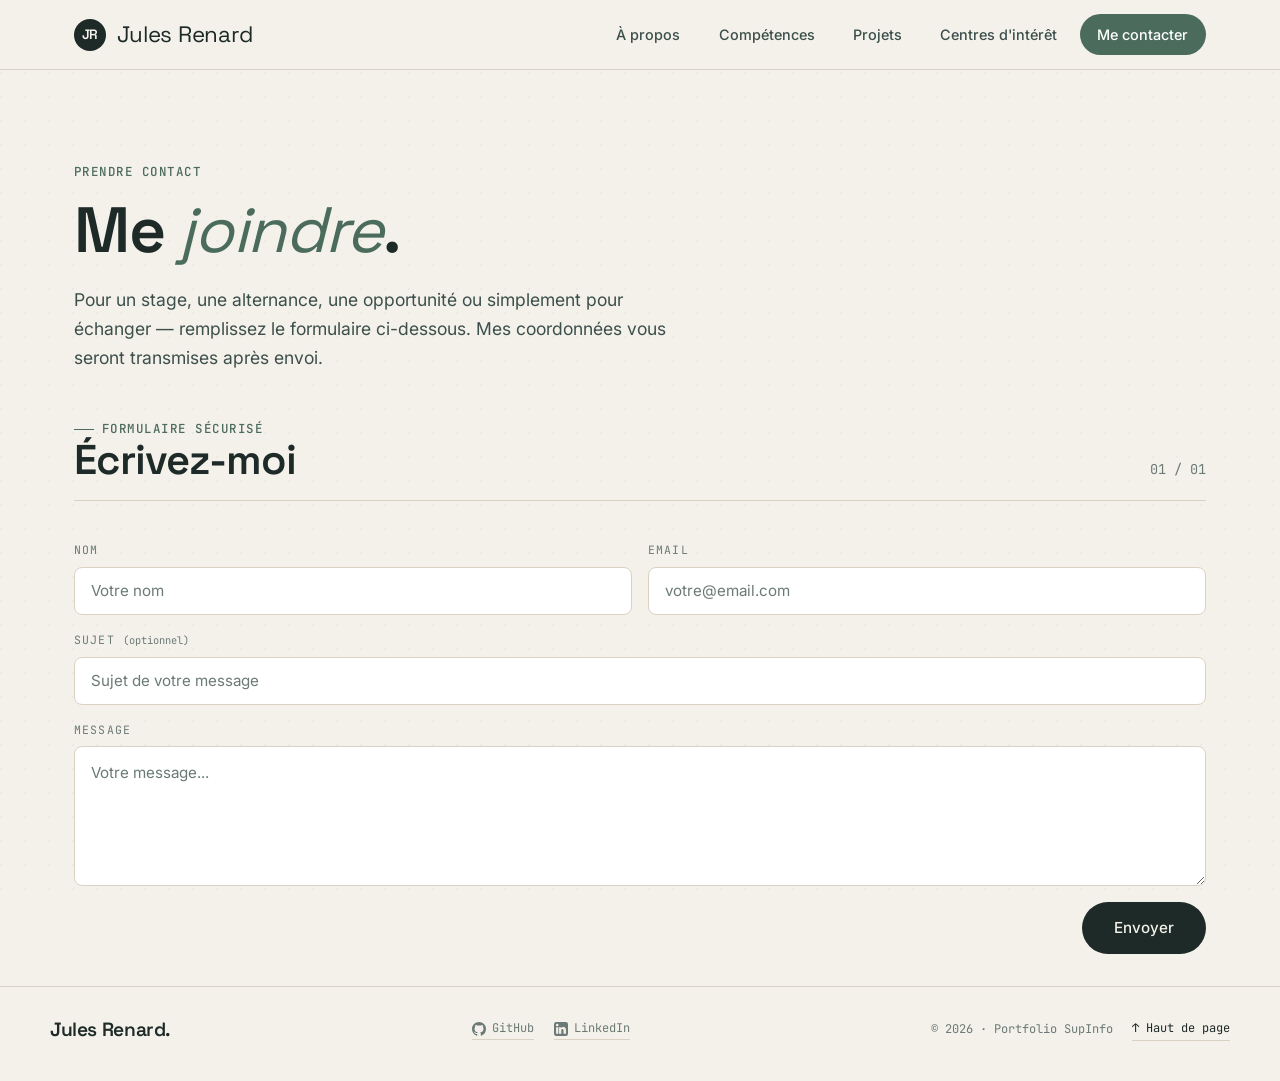
<file: me-joindre.html>
<!DOCTYPE html>
<html lang="fr">
<head>
  <meta charset="UTF-8">
  <meta name="viewport" content="width=device-width, initial-scale=1.0">
  <meta name="description" content="Formulaire de contact — Jules Renard, étudiant à SupInfo.">
  <meta name="author" content="Jules Renard">
  <title>Me joindre — Jules Renard</title>

  <link rel="preconnect" href="https://fonts.googleapis.com">
  <link rel="preconnect" href="https://fonts.gstatic.com" crossorigin>
  <link href="https://fonts.googleapis.com/css2?family=Space+Grotesk:wght@400;500;600;700&family=Inter:wght@300;400;500;600;700&family=JetBrains+Mono:wght@400;500&display=swap" rel="stylesheet">
  <link rel="stylesheet" href="style.css">
</head>
<body>

<nav class="nav">
  <div class="nav-inner">
    <a href="index.html" class="nav-logo">
      <span class="nav-logo-mark">JR</span>
      <span>Jules Renard</span>
    </a>
    <div class="nav-links">
      <a href="index.html" class="nav-link">À propos</a>
      <a href="competences.html" class="nav-link">Compétences</a>
      <a href="projets.html" class="nav-link">Projets</a>
      <a href="interets.html" class="nav-link">Centres d'intérêt</a>
      <a href="me-joindre.html" class="nav-cta">Me contacter</a>
    </div>
    <button class="menu-toggle" aria-label="Menu">☰</button>
  </div>
</nav>

<main>

  <!-- HERO -->
  <section class="reveal" style="padding-top: 2.5rem;">
    <div class="contact-hero">
      <span class="eyebrow">Prendre contact</span>
      <h1 class="contact-hero-title">Me <span class="italic">joindre</span>.</h1>
      <p class="contact-hero-lede">
        Pour un stage, une alternance, une opportunité ou simplement pour échanger — remplissez le formulaire ci-dessous. Mes coordonnées vous seront transmises après envoi.
      </p>
    </div>
  </section>

  <!-- FORMULAIRE -->
  <section class="block reveal">
    <div class="section-head">
      <div>
        <span class="eyebrow">Formulaire sécurisé</span>
        <h2>Écrivez-moi</h2>
      </div>
      <span class="section-head-count">01 / 01</span>
    </div>

    <div id="contact-form-wrap">
      <form id="contact-form" action="https://formspree.io/f/xeenazwp" method="POST" novalidate>
        <div class="form-row">
          <div class="form-group">
            <label for="cf-name" class="form-label">Nom</label>
            <input type="text" id="cf-name" name="name" class="form-input" placeholder="Votre nom" required>
          </div>
          <div class="form-group">
            <label for="cf-email" class="form-label">Email</label>
            <input type="email" id="cf-email" name="email" class="form-input" placeholder="votre@email.com" required>
          </div>
        </div>
        <div class="form-group">
          <label for="cf-subject" class="form-label">Sujet <span class="form-optional">(optionnel)</span></label>
          <input type="text" id="cf-subject" name="subject" class="form-input" placeholder="Sujet de votre message">
        </div>
        <div class="form-group">
          <label for="cf-message" class="form-label">Message</label>
          <textarea id="cf-message" name="message" class="form-input form-textarea" placeholder="Votre message..." required></textarea>
        </div>
        <div class="form-footer">
          <div id="form-error" class="form-error" aria-live="polite"></div>
          <button type="submit" class="form-submit" id="form-btn">
            <span class="btn-label">Envoyer</span>
            <span class="btn-loader" aria-hidden="true"></span>
          </button>
        </div>
      </form>
    </div>

    <!-- Coordonnées révélées après envoi -->
    <div id="contact-success" class="contact-success" hidden>
      <div class="success-msg">
        <div class="success-icon">✓</div>
        <div>
          <p class="success-title">Message envoyé !</p>
          <p class="success-sub">Merci, je vous réponds dans les plus brefs délais. Voici mes coordonnées.</p>
        </div>
      </div>
      <div class="contact-row">
        <div class="contact-item">
          <div class="contact-label">Email</div>
          <div class="contact-value" id="coord-email"></div>
        </div>
        <div class="contact-item">
          <div class="contact-label">Téléphone</div>
          <div class="contact-value" id="coord-phone"></div>
        </div>
        <div class="contact-item">
          <div class="contact-label">Localisation</div>
          <div class="contact-value" id="coord-location"></div>
        </div>
      </div>

      <!-- CV download (révélé après envoi) -->
      <a href="uploads/Jules_RENARD_CV.pdf" download class="cv-download" id="cv-download">
        <span class="cv-download-icon" aria-hidden="true">
          <svg viewBox="0 0 24 24" fill="none" stroke="currentColor" stroke-width="1.6" stroke-linecap="round" stroke-linejoin="round">
            <path d="M14 2H6a2 2 0 0 0-2 2v16a2 2 0 0 0 2 2h12a2 2 0 0 0 2-2V8z"/>
            <polyline points="14 2 14 8 20 8"/>
            <line x1="12" y1="18" x2="12" y2="12"/>
            <polyline points="9 15 12 18 15 15"/>
          </svg>
        </span>
        <span class="cv-download-body">
          <span class="cv-download-title">Télécharger mon CV</span>
          <span class="cv-download-meta">PDF · Jules Renard — Portfolio SupInfo</span>
        </span>
        <span class="cv-download-arrow" aria-hidden="true">↓</span>
      </a>
    </div>
  </section>

</main>

<footer class="footer">
  <div class="footer-inner">
    <div class="footer-mark">Jules Renard.</div>
    <div class="footer-social">
      <a href="https://github.com/AmberFox12" target="_blank" rel="noopener" class="footer-social-link">
        <svg class="footer-social-icon" viewBox="0 0 16 16" width="14" height="14" fill="currentColor" aria-hidden="true"><path d="M8 0C3.58 0 0 3.58 0 8c0 3.54 2.29 6.53 5.47 7.59.4.07.55-.17.55-.38 0-.19-.01-.82-.01-1.49-2.01.37-2.53-.49-2.69-.94-.09-.23-.48-.94-.82-1.13-.28-.15-.68-.52-.01-.53.63-.01 1.08.58 1.23.82.72 1.21 1.87.87 2.33.66.07-.52.28-.87.51-1.07-1.78-.2-3.64-.89-3.64-3.95 0-.87.31-1.59.82-2.15-.08-.2-.36-1.02.08-2.12 0 0 .67-.21 2.2.82a7.6 7.6 0 0 1 2-.27c.68 0 1.36.09 2 .27 1.53-1.04 2.2-.82 2.2-.82.44 1.1.16 1.92.08 2.12.51.56.82 1.27.82 2.15 0 3.07-1.87 3.75-3.65 3.95.29.25.54.73.54 1.48 0 1.07-.01 1.93-.01 2.2 0 .21.15.46.55.38A8.01 8.01 0 0 0 16 8c0-4.42-3.58-8-8-8Z"/></svg>
        GitHub
      </a>
      <a href="https://www.linkedin.com/in/jules-renard-60a448257/" target="_blank" rel="noopener" class="footer-social-link">
        <svg class="footer-social-icon" viewBox="0 0 16 16" width="14" height="14" fill="currentColor" aria-hidden="true"><path d="M13.5 0h-11A2.5 2.5 0 0 0 0 2.5v11A2.5 2.5 0 0 0 2.5 16h11a2.5 2.5 0 0 0 2.5-2.5v-11A2.5 2.5 0 0 0 13.5 0ZM4.94 13.44H2.4V6h2.54v7.44ZM3.67 4.93a1.47 1.47 0 1 1 0-2.94 1.47 1.47 0 0 1 0 2.94Zm9.77 8.51h-2.53V9.83c0-.86-.02-1.96-1.2-1.96-1.2 0-1.39.94-1.39 1.9v3.67H5.8V6h2.43v1.02h.03c.34-.64 1.16-1.31 2.39-1.31 2.56 0 3.03 1.68 3.03 3.87v3.86Z"/></svg>
        LinkedIn
      </a>
    </div>
    <div class="footer-meta">
      <span>© 2026 · Portfolio SupInfo</span>
      <a href="#" onclick="scrollToTop(); return false;" class="footer-to-top">↑ Haut de page</a>
    </div>
  </div>
</footer>

<script src="script.js"></script>
</body>
</html>
</file>
<file: style.css>
/* ============================================
   Jules Renard — Portfolio
   Design system
   ============================================ */

:root {
  /* Couleurs — palette sauge modernisée */
  --bg: #f4f1ea;               /* crème off-white */
  --bg-elev: #ffffff;          /* cartes */
  --bg-sunk: #ebe6db;           /* zones enfoncées */
  --ink: #1d2a28;              /* encre principale (vert forêt) */
  --ink-2: #3c4f4c;            /* encre secondaire */
  --ink-3: #6b7a77;            /* muted */
  --line: #d9d2c2;             /* bordures */
  --line-strong: #1d2a28;

  --sage: #7fa692;             /* sauge doux */
  --sage-deep: #4b6b5c;        /* sauge profond */
  --sage-soft: #dce7df;        /* sauge très clair */
  --ocre: #c4894a;             /* ocre chaud (accent chaud) */
  --ocre-soft: #efd9b8;
  --brick: #b05c3b;            /* accent rare */

  /* Typo */
  --font-serif: "Space Grotesk", "Inter", -apple-system, sans-serif;
  --font-sans: "Inter", -apple-system, "Segoe UI", sans-serif;
  --font-mono: "JetBrains Mono", ui-monospace, Menlo, monospace;

  /* Layout */
  --max-w: 1180px;
  --radius: 14px;
  --radius-sm: 8px;

  /* Ombres */
  --shadow-sm: 0 1px 2px rgba(29, 42, 40, 0.06);
  --shadow-md: 0 4px 16px -4px rgba(29, 42, 40, 0.12), 0 1px 2px rgba(29, 42, 40, 0.05);
  --shadow-lg: 0 20px 40px -20px rgba(29, 42, 40, 0.25), 0 2px 6px rgba(29, 42, 40, 0.08);

  /* Easing */
  --ease: cubic-bezier(0.2, 0.8, 0.2, 1);
}

/* ============================================ Reset */
*, *::before, *::after { box-sizing: border-box; }
* { margin: 0; padding: 0; }

html { scroll-behavior: smooth; }

body {
  background: var(--bg);
  color: var(--ink);
  font-family: var(--font-sans);
  font-size: 16px;
  line-height: 1.6;
  -webkit-font-smoothing: antialiased;
  text-rendering: optimizeLegibility;
  overflow-x: hidden;
}

/* Texture subtile */
body::before {
  content: "";
  position: fixed;
  inset: 0;
  background-image: radial-gradient(circle at 1px 1px, rgba(29, 42, 40, 0.035) 1px, transparent 0);
  background-size: 24px 24px;
  pointer-events: none;
  z-index: 0;
}

a { color: inherit; text-decoration: none; }
img { max-width: 100%; display: block; }
button { font: inherit; cursor: pointer; border: none; background: none; color: inherit; }
ul { list-style: none; }

/* ============================================ Nav */
.nav {
  position: sticky;
  top: 0;
  z-index: 100;
  background: rgba(244, 241, 234, 0.85);
  backdrop-filter: blur(16px);
  -webkit-backdrop-filter: blur(16px);
  border-bottom: 1px solid var(--line);
}

.nav-inner {
  max-width: var(--max-w);
  margin: 0 auto;
  padding: 0.9rem 1.5rem;
  display: flex;
  align-items: center;
  justify-content: space-between;
  gap: 2rem;
}

.nav-logo {
  display: flex;
  align-items: center;
  gap: 0.7rem;
  font-family: var(--font-serif);
  font-size: 1.4rem;
  letter-spacing: -0.01em;
}

.nav-logo-mark {
  width: 32px; height: 32px;
  background: var(--ink);
  color: var(--bg);
  border-radius: 50%;
  display: grid;
  place-items: center;
  font-family: var(--font-serif);
  font-weight: 600;
  font-size: 0.85rem;
}

.nav-links {
  display: flex;
  gap: 0.4rem;
  align-items: center;
}

.nav-link {
  padding: 0.55rem 1rem;
  border-radius: 999px;
  font-size: 0.9rem;
  font-weight: 500;
  color: var(--ink-2);
  transition: all 0.25s var(--ease);
  position: relative;
}
.nav-link:hover { color: var(--ink); background: var(--bg-sunk); }
.nav-link.active {
  background: var(--ink);
  color: var(--bg);
}

.nav-cta {
  padding: 0.55rem 1.1rem;
  border-radius: 999px;
  background: var(--sage-deep);
  color: white !important;
  font-size: 0.9rem;
  font-weight: 500;
  transition: all 0.25s var(--ease);
}
.nav-cta:hover { background: var(--ink); transform: translateY(-1px); }

.menu-toggle {
  display: none;
  width: 40px; height: 40px;
  border-radius: 999px;
  background: var(--bg-sunk);
  display: none;
  place-items: center;
}

/* ============================================ Main layout */
main {
  max-width: var(--max-w);
  margin: 0 auto;
  padding: 3rem 1.5rem 0rem;
  position: relative;
  z-index: 1;
}

/* ============================================ Typography */
.eyebrow {
  font-family: var(--font-mono);
  font-size: 0.78rem;
  font-weight: 500;
  text-transform: uppercase;
  letter-spacing: 0.12em;
  color: var(--sage-deep);
  display: inline-flex;
  align-items: center;
  gap: 0.5rem;
}
.eyebrow::before {
  content: "";
  width: 20px; height: 1px;
  background: var(--sage-deep);
}

h1, h2, h3, h4 { font-family: var(--font-serif); font-weight: 600; letter-spacing: -0.025em; line-height: 1.05; }
h1 { font-size: clamp(2.5rem, 6vw, 4.5rem); }
h2 { font-size: clamp(1.8rem, 3.5vw, 2.6rem); }
h3 { font-size: 1.35rem; }

.section-head {
  display: flex;
  align-items: flex-end;
  justify-content: space-between;
  gap: 2rem;
  margin-bottom: 2.5rem;
  padding-bottom: 1.2rem;
  border-bottom: 1px solid var(--line);
}
.section-head h2 { line-height: 1; }
.section-head-count {
  font-family: var(--font-mono);
  font-size: 0.85rem;
  color: var(--ink-3);
}

section.block { margin-bottom: 5rem; }
section.block:last-child { margin-bottom: 2rem; }

/* ============================================ Hero (À propos) */
.hero {
  display: grid;
  grid-template-columns: 1.3fr 1fr;
  gap: 3rem;
  align-items: center;
  padding: 4rem 0 3rem;
  min-height: 70vh;
}

.hero-title {
  font-size: clamp(3rem, 7vw, 5.2rem);
  line-height: 1;
  margin: 1.5rem 0 1.8rem;
}
.hero-title .italic { font-weight: 400; color: var(--sage-deep); }
.hero-title .line { display: block; }

.hero-lede {
  font-size: 1.12rem;
  line-height: 1.65;
  color: var(--ink-2);
  max-width: 42ch;
  margin-bottom: 2rem;
}
.hero-lede strong { color: var(--ink); font-weight: 600; }

.hero-meta {
  display: flex;
  flex-wrap: wrap;
  gap: 0.6rem 1.5rem;
  font-family: var(--font-mono);
  font-size: 0.82rem;
  color: var(--ink-3);
  padding-top: 1.5rem;
  border-top: 1px solid var(--line);
}
.hero-meta-item { display: inline-flex; align-items: center; gap: 0.45rem; }
.hero-meta-item .dot { width: 6px; height: 6px; border-radius: 50%; background: var(--sage); }
.hero-meta-item .dot.live { background: #4caf50; box-shadow: 0 0 0 0 rgba(76, 175, 80, 0.6); animation: pulse-dot 2s infinite; }

@keyframes pulse-dot {
  0% { box-shadow: 0 0 0 0 rgba(76, 175, 80, 0.6); }
  70% { box-shadow: 0 0 0 8px rgba(76, 175, 80, 0); }
  100% { box-shadow: 0 0 0 0 rgba(76, 175, 80, 0); }
}

.hero-photo {
  position: relative;
  aspect-ratio: 1 / 1;
  border-radius: var(--radius);
  overflow: hidden;
  background: var(--sage-soft);
  box-shadow: var(--shadow-lg);
}
.hero-photo img {
  position: absolute;
  inset: 0;
  width: 100%;
  height: 100%;
  object-fit: cover;
  object-position: center center;
  display: block;
}
.hero-photo::after {
  content: "JR · 2026";
  position: absolute;
  bottom: 1rem; left: 1rem;
  font-family: var(--font-mono);
  font-size: 0.72rem;
  color: white;
  background: rgba(0,0,0,0.55);
  backdrop-filter: blur(8px);
  padding: 0.3rem 0.6rem;
  border-radius: 999px;
  letter-spacing: 0.1em;
}

/* ============================================ Timeline Formation */
.formation-timeline {
  display: grid;
  grid-template-columns: repeat(6, 1fr);
  gap: 0;
  position: relative;
  padding: 1rem 0;
}

.formation-timeline::before {
  content: "";
  position: absolute;
  left: 0; right: 0;
  top: 59px;
  height: 1px;
  background: var(--line-strong);
  opacity: 0.4;
}

.formation-item {
  text-align: left;
  padding: 0 0.8rem;
  position: relative;
}
.formation-item:first-child { padding-left: 0; }
.formation-item:last-child { padding-right: 0; }

.formation-year {
  font-family: var(--font-mono);
  font-size: 0.9rem;
  color: var(--ink-3);
  margin-bottom: 0.9rem;
}

.formation-dot {
  width: 14px; height: 14px;
  border-radius: 50%;
  background: var(--bg);
  border: 2px solid var(--ink);
  margin-bottom: 1.2rem;
  transition: all 0.3s var(--ease);
}
.formation-item:hover .formation-dot {
  background: var(--ocre);
  border-color: var(--ocre);
  transform: scale(1.3);
}
.formation-item.current .formation-dot {
  background: var(--ink);
}

.formation-title {
  font-family: var(--font-serif);
  font-size: 1.15rem;
  line-height: 1.2;
  color: var(--ink);
  margin-bottom: 0.3rem;
}
.formation-place {
  font-size: 0.82rem;
  color: var(--ink-3);
}

/* ============================================ Certifications */
.certs-grid {
  display: grid;
  grid-template-columns: repeat(3, 1fr);
  gap: 1.2rem;
}

.cert-card {
  background: var(--bg-elev);
  border: 1px solid var(--line);
  border-radius: var(--radius);
  padding: 1.8rem;
  transition: all 0.3s var(--ease);
  position: relative;
  overflow: hidden;
}
.cert-card:hover {
  border-color: var(--ink);
  transform: translateY(-3px);
  box-shadow: var(--shadow-md);
}

.cert-head {
  display: flex;
  align-items: baseline;
  justify-content: space-between;
  margin-bottom: 1rem;
  padding-bottom: 0.8rem;
  border-bottom: 1px dashed var(--line);
}
.cert-name {
  font-family: var(--font-serif);
  font-size: 1.6rem;
  color: var(--ink);
}
.cert-score {
  font-family: var(--font-mono);
  font-size: 0.85rem;
  color: var(--ocre);
  font-weight: 500;
}
.cert-desc {
  font-size: 0.9rem;
  color: var(--ink-2);
  line-height: 1.55;
}

/* ============================================ Contact */
.contact-row {
  display: grid;
  grid-template-columns: 1.5fr 1fr 1fr;
  gap: 1rem;
  margin-bottom: 1.5rem;
}
.contact-item {
  background: var(--bg-elev);
  border: 1px solid var(--line);
  border-radius: var(--radius);
  padding: 1.3rem 1.5rem;
  transition: all 0.25s var(--ease);
}
.contact-item:hover {
  border-color: var(--ink);
  background: var(--ink);
  color: var(--bg);
}
.contact-label {
  font-family: var(--font-mono);
  font-size: 0.72rem;
  text-transform: uppercase;
  letter-spacing: 0.1em;
  color: var(--ink-3);
  margin-bottom: 0.4rem;
}
.contact-item:hover .contact-label { color: rgba(255,255,255,0.6); }
.contact-value {
  font-family: var(--font-serif);
  font-size: 1.25rem;
}

.social-btn {
  display: inline-flex;
  align-items: center;
  gap: 0.5rem;
  padding: 0.7rem 1.3rem;
  border-radius: 999px;
  border: 1px solid var(--line);
  background: var(--bg-elev);
  font-size: 0.9rem;
  transition: all 0.25s var(--ease);
}
.social-btn:hover { background: var(--ink); color: var(--bg); border-color: var(--ink); transform: translateY(-1px); }

/* ============================================ Contact Form */
.contact-intro {
  color: var(--ink-2);
  font-size: 0.95rem;
  margin-bottom: 1.75rem;
}

.form-row {
  display: grid;
  grid-template-columns: 1fr 1fr;
  gap: 1rem;
}

.form-group {
  display: flex;
  flex-direction: column;
  gap: 0.45rem;
  margin-bottom: 1rem;
}

.form-label {
  font-family: var(--font-mono);
  font-size: 0.72rem;
  text-transform: uppercase;
  letter-spacing: 0.1em;
  color: var(--ink-3);
}

.form-optional {
  font-size: 0.65rem;
  color: var(--ink-3);
  text-transform: none;
  letter-spacing: 0;
}

.form-input {
  background: var(--bg-elev);
  border: 1px solid var(--line);
  border-radius: var(--radius-sm);
  padding: 0.85rem 1rem;
  font-family: var(--font-sans);
  font-size: 0.95rem;
  color: var(--ink);
  width: 100%;
  outline: none;
  transition: border-color 0.2s var(--ease), box-shadow 0.2s var(--ease);
}
.form-input:focus {
  border-color: var(--sage-deep);
  box-shadow: 0 0 0 3px var(--sage-soft);
}
.form-input::placeholder { color: var(--ink-3); }

.form-textarea {
  resize: vertical;
  min-height: 140px;
  line-height: 1.6;
}

.form-footer {
  display: flex;
  align-items: center;
  justify-content: flex-end;
  gap: 1rem;
}

.form-error {
  color: var(--brick);
  font-size: 0.875rem;
  flex: 1;
}

.form-submit {
  display: inline-flex;
  align-items: center;
  gap: 0.6rem;
  padding: 0.85rem 2rem;
  background: var(--ink);
  color: var(--bg);
  border: none;
  border-radius: 999px;
  font-family: var(--font-sans);
  font-size: 0.95rem;
  font-weight: 500;
  cursor: pointer;
  transition: all 0.25s var(--ease);
}
.form-submit:hover:not(:disabled) {
  background: var(--sage-deep);
  transform: translateY(-1px);
}
.form-submit:disabled { opacity: 0.6; cursor: not-allowed; }
.form-submit.loading .btn-label { opacity: 0.7; }

.btn-loader {
  display: none;
  width: 14px;
  height: 14px;
  border: 2px solid rgba(255,255,255,0.3);
  border-top-color: #fff;
  border-radius: 50%;
  animation: spin 0.7s linear infinite;
}
.form-submit.loading .btn-loader { display: block; }
@keyframes spin { to { transform: rotate(360deg); } }

.success-msg {
  display: flex;
  align-items: flex-start;
  gap: 1rem;
  background: var(--sage-soft);
  border: 1px solid var(--sage);
  border-radius: var(--radius);
  padding: 1.2rem 1.5rem;
  margin-bottom: 1.5rem;
}
.success-icon {
  width: 32px;
  height: 32px;
  background: var(--sage-deep);
  color: #fff;
  border-radius: 50%;
  display: flex;
  align-items: center;
  justify-content: center;
  font-size: 0.9rem;
  flex-shrink: 0;
}
.success-title {
  font-family: var(--font-serif);
  font-size: 1.05rem;
  margin-bottom: 0.2rem;
}
.success-sub {
  color: var(--ink-2);
  font-size: 0.9rem;
}

/* ============================================ Compétences */
.skills-intro {
  font-size: 1.15rem;
  color: var(--ink-2);
  max-width: 60ch;
  margin-bottom: 3rem;
  line-height: 1.6;
}

.skills-category {
  margin-bottom: 3.5rem;
  padding-top: 2rem;
  border-top: 1px solid var(--line);
}
.skills-category-head {
  display: flex;
  align-items: baseline;
  gap: 1rem;
  margin-bottom: 1.5rem;
}
.skills-category-num {
  font-family: var(--font-mono);
  font-size: 0.85rem;
  color: var(--ink-3);
}
.skills-category-title {
  font-family: var(--font-serif);
  font-size: 1.8rem;
}

.skills-grid {
  display: grid;
  grid-template-columns: repeat(auto-fill, minmax(220px, 1fr));
  gap: 0.8rem;
}

.skill-card {
  background: var(--bg-elev);
  border: 1px solid var(--line);
  border-radius: var(--radius-sm);
  padding: 1.3rem;
  transition: all 0.3s var(--ease);
  position: relative;
  overflow: hidden;
  scroll-margin-top: 5rem;
}
.skill-card::before {
  content: "";
  position: absolute;
  top: 0; left: 0;
  width: 100%; height: 2px;
  background: var(--sage-deep);
  transform: scaleX(0);
  transform-origin: left;
  transition: transform 0.4s var(--ease);
}
.skill-card:hover::before { transform: scaleX(1); }
.skill-card:hover {
  transform: translateY(-3px);
  box-shadow: var(--shadow-md);
  border-color: var(--ink);
}

.skill-name {
  font-family: var(--font-serif);
  font-size: 1.25rem;
  margin-bottom: 0.3rem;
}
.skill-tag {
  font-family: var(--font-mono);
  font-size: 0.72rem;
  color: var(--ocre);
  text-transform: uppercase;
  letter-spacing: 0.08em;
  margin-bottom: 0.6rem;
  display: block;
}
.skill-desc {
  font-size: 0.88rem;
  color: var(--ink-2);
  line-height: 1.55;
}
.skill-lang-icon {
  font-size: 2.4rem;
  display: block;
  margin-bottom: 0.65rem;
  line-height: 1;
}
.skill-lang-icon--api {
  font-family: var(--font-mono);
  font-size: 1.25rem;
  font-weight: 700;
  color: var(--sage-deep);
  letter-spacing: -0.03em;
}
.skill-lang-icon--svg {
  display: inline-grid;
  place-items: center;
  color: var(--sage-deep);
}
.skill-lang-icon--svg svg {
  width: 1em;
  height: 1em;
}

.skill-card--method { border-color: var(--sage); }
.skill-card--method::before { background: var(--ocre); }

.skill-projects {
  margin-top: 0.9rem;
  padding-top: 0.75rem;
  border-top: 1px solid var(--line);
}
.skill-projects-label {
  font-family: var(--font-mono);
  font-size: 0.65rem;
  text-transform: uppercase;
  letter-spacing: 0.1em;
  color: var(--ink-3);
  display: block;
  margin-bottom: 0.35rem;
}
.skill-project-link {
  display: inline-block;
  font-family: var(--font-mono);
  font-size: 0.75rem;
  color: var(--sage-deep);
  text-decoration: none;
  margin-right: 0.6rem;
  transition: color 0.2s var(--ease);
}
.skill-project-link:hover { color: var(--ink); text-decoration: underline; }

a.project-tag { text-decoration: none; }
a.project-tag:hover { border-color: var(--ink); color: var(--ink); }
.skill-copy {
  font-size: 0.8em;
  color: var(--ink-3);
  font-style: normal;
}

/* ============================================ Projets */
.projects-filter {
  display: flex;
  flex-wrap: wrap;
  gap: 0.5rem;
  margin-bottom: 2.5rem;
  padding: 0.5rem;
  background: var(--bg-sunk);
  border-radius: 999px;
  width: fit-content;
}
.filter-btn {
  padding: 0.5rem 1.1rem;
  border-radius: 999px;
  font-family: var(--font-mono);
  font-size: 0.78rem;
  color: var(--ink-2);
  text-transform: uppercase;
  letter-spacing: 0.08em;
  transition: all 0.25s var(--ease);
}
.filter-btn:hover { color: var(--ink); }
.filter-btn.active { background: var(--ink); color: var(--bg); }
.filter-count {
  opacity: 0.5;
  margin-left: 0.3rem;
  font-size: 0.7rem;
}

.projects-list {
  display: flex;
  flex-direction: column;
  gap: 1rem;
}

.project-card {
  background: var(--bg-elev);
  border: 1px solid var(--line);
  border-radius: var(--radius);
  padding: 2rem;
  scroll-margin-top: 5rem;
  transition: all 0.4s var(--ease);
  display: grid;
  grid-template-columns: 60px 1fr 180px;
  gap: 2rem;
  align-items: start;
  position: relative;
  overflow: hidden;
}
.project-card.hidden { display: none; }
.project-card:hover {
  border-color: var(--ink);
  box-shadow: var(--shadow-lg);
  transform: translateY(-2px);
}

.project-num {
  font-family: var(--font-mono);
  font-size: 0.85rem;
  color: var(--ink-3);
  padding-top: 0.3rem;
}

.project-body { min-width: 0; }

.project-tags {
  display: flex;
  flex-wrap: wrap;
  gap: 0.4rem;
  margin-bottom: 0.8rem;
}
.project-tag {
  font-family: var(--font-mono);
  font-size: 0.68rem;
  text-transform: uppercase;
  letter-spacing: 0.1em;
  padding: 0.3rem 0.6rem;
  border: 1px solid var(--line);
  border-radius: 999px;
  color: var(--ink-2);
}
.project-tag[data-status="en-cours"] {
  border-color: var(--ocre);
  color: var(--ocre);
  background: var(--ocre-soft);
}
.project-tag[data-status="termine"] {
  border-color: var(--sage-deep);
  color: var(--sage-deep);
  background: var(--sage-soft);
}
.project-tag[data-status="formation"] {
  border-color: var(--ink);
  color: var(--bg);
  background: var(--ink);
}

.project-title {
  font-family: var(--font-serif);
  font-size: 1.8rem;
  margin-bottom: 0.8rem;
  line-height: 1.1;
}
.project-desc {
  font-size: 0.95rem;
  color: var(--ink-2);
  line-height: 1.6;
  margin-bottom: 1.2rem;
  max-width: 60ch;
}
.project-desc strong { color: var(--ink); font-weight: 600; }

.project-meta {
  display: flex;
  flex-wrap: wrap;
  gap: 0.8rem 2rem;
  font-size: 0.85rem;
  color: var(--ink-3);
  padding-top: 1rem;
  border-top: 1px dashed var(--line);
}
.project-meta-item { display: inline-flex; align-items: baseline; gap: 0.4rem; }
.project-meta-label {
  font-family: var(--font-mono);
  font-size: 0.7rem;
  text-transform: uppercase;
  letter-spacing: 0.1em;
  color: var(--ink-3);
}
.project-meta-value { color: var(--ink-2); }
.project-meta-value a { color: var(--sage-deep); text-decoration: none; border-bottom: 1px solid transparent; transition: border-color 0.2s var(--ease), color 0.2s var(--ease); }
.project-meta-value a:hover { color: var(--ink); border-bottom-color: var(--ink); }

.project-thumb {
  aspect-ratio: 4 / 3;
  border-radius: var(--radius-sm);
  overflow: hidden;
  background: var(--bg-sunk);
  position: relative;
  cursor: pointer;
  transition: transform 0.3s var(--ease);
}
.project-thumb:hover { transform: scale(1.02); }
.project-thumb img { width: 100%; height: 100%; object-fit: cover; }
.project-thumb-empty {
  width: 100%; height: 100%;
  display: grid;
  place-items: center;
  font-family: var(--font-mono);
  font-size: 0.7rem;
  color: var(--ink-3);
  text-transform: uppercase;
  letter-spacing: 0.1em;
  background:
    repeating-linear-gradient(45deg, transparent, transparent 8px, rgba(29,42,40,0.04) 8px, rgba(29,42,40,0.04) 9px);
}
.project-thumb-overlay {
  position: absolute;
  inset: 0;
  display: grid;
  place-items: center;
  background: rgba(29,42,40,0.75);
  color: var(--bg);
  opacity: 0;
  transition: opacity 0.3s var(--ease);
  font-family: var(--font-mono);
  font-size: 0.75rem;
  text-transform: uppercase;
  letter-spacing: 0.1em;
}
.project-thumb:hover .project-thumb-overlay { opacity: 1; }

/* ===== Galerie de miniatures (mosaïque) ===== */
.project-card:has(.project-thumb--gallery) {
  grid-template-columns: 60px 1fr 320px;
}
.project-thumb--gallery {
  aspect-ratio: 4 / 3;
  background: var(--bg-sunk);
  padding: 4px;
}
.thumb-gallery {
  width: 100%;
  height: 100%;
  display: grid;
  grid-template-columns: 1fr 1fr;
  grid-template-rows: 1fr 1fr;
  gap: 4px;
}
.thumb-gallery--2 {
  grid-template-rows: 1fr;
}
.thumb-cell {
  position: relative;
  overflow: hidden;
  border-radius: 4px;
  background: #2c3e50;
  margin: 0;
}
.thumb-cell img {
  width: 100%;
  height: 100%;
  object-fit: cover;
  /* les captures desktop ont du vide en bas — cadrer sur le haut/centre */
  object-position: center 30%;
  transition: transform 0.4s var(--ease);
}
.thumb-cell--contain {
  background: var(--bg-elev);
  padding: 6px;
}
.thumb-cell--contain img {
  object-fit: contain;
  object-position: center;
}
/* Tuile PDF : pas d'image, juste icône + label sur fond elev */
.thumb-cell--pdf {
  background: var(--bg-elev);
}
.pdf-tile {
  position: absolute;
  inset: 0;
  display: flex;
  flex-direction: column;
  align-items: center;
  justify-content: center;
  gap: 0.55rem;
  color: var(--sage-deep);
  text-align: center;
  padding: 0.8rem;
}
.pdf-tile svg {
  width: 38px;
  height: 38px;
  stroke: currentColor;
  opacity: 0.9;
  transition: transform 0.4s var(--ease);
}
.pdf-tile-label {
  font-family: var(--font-mono);
  font-size: 0.62rem;
  text-transform: uppercase;
  letter-spacing: 0.1em;
  color: var(--ink-3);
}
.project-thumb--gallery:hover .pdf-tile svg {
  transform: translateY(-2px) scale(1.05);
}

/* Tuile PDF dans la modal photo */
.modal-pdf-tile {
  display: flex;
  flex-direction: column;
  align-items: center;
  justify-content: center;
  gap: 0.6rem;
  aspect-ratio: 4 / 3;
  background: var(--bg-elev);
  border: 1px solid var(--line);
  border-radius: 10px;
  text-decoration: none;
  color: var(--sage-deep);
  padding: 1.4rem;
  transition: transform 0.3s var(--ease), border-color 0.3s var(--ease), background 0.3s var(--ease);
}
.modal-pdf-tile:hover {
  transform: translateY(-2px);
  border-color: var(--sage-deep);
  background: var(--sage-soft);
}
.modal-pdf-tile svg {
  width: 56px;
  height: 56px;
  stroke: currentColor;
  opacity: 0.9;
}
.modal-pdf-action {
  font-family: var(--font-mono);
  font-size: 0.72rem;
  letter-spacing: 0.08em;
  text-transform: uppercase;
  color: var(--ink);
}
.modal-pdf-filename {
  font-family: var(--font-mono);
  font-size: 0.62rem;
  color: var(--ink-3);
  word-break: break-all;
  text-align: center;
}
.thumb-cell::after {
  content: attr(data-label);
  position: absolute;
  left: 6px;
  bottom: 6px;
  font-family: var(--font-mono);
  font-size: 0.6rem;
  text-transform: uppercase;
  letter-spacing: 0.08em;
  color: white;
  background: rgba(29, 42, 40, 0.78);
  backdrop-filter: blur(4px);
  padding: 0.2rem 0.45rem;
  border-radius: 4px;
  pointer-events: none;
  opacity: 0;
  transform: translateY(4px);
  transition: opacity 0.25s var(--ease), transform 0.25s var(--ease);
}
.project-thumb--gallery:hover .thumb-cell::after {
  opacity: 1;
  transform: translateY(0);
}
.project-thumb--gallery:hover .thumb-cell img {
  transform: scale(1.04);
}
.thumb-gallery-overlay {
  position: absolute;
  inset: 4px;
  display: grid;
  place-items: center;
  background: rgba(29, 42, 40, 0.78);
  color: var(--bg);
  opacity: 0;
  transition: opacity 0.3s var(--ease);
  font-family: var(--font-mono);
  font-size: 0.75rem;
  text-transform: uppercase;
  letter-spacing: 0.12em;
  border-radius: 4px;
  pointer-events: none;
}
.project-thumb--gallery:hover .thumb-gallery-overlay { opacity: 1; }
.thumb-gallery-overlay span {
  padding: 0.6rem 1rem;
  border: 1px solid rgba(255,255,255,0.4);
  border-radius: 999px;
}

/* ===== Stack : deux thumbnails empilés (schémas + captures) ===== */
.project-card:has(.project-thumb-stack) {
  grid-template-columns: 60px 1fr 320px;
}
.project-thumb-stack {
  display: flex;
  flex-direction: column;
  gap: 0.6rem;
}
.project-thumb-stack .project-thumb { width: 100%; }

/* Cellule "shot" (capture d'app) : fond foncé + cadrage haut */
.thumb-cell--shot { background: #1d2a28; }
.thumb-cell--shot img { object-position: top center; }

/* ============================================ Intérêts */
.interests-grid {
  display: grid;
  grid-template-columns: repeat(3, 1fr);
  gap: 1.2rem;
}
.interest-card {
  background: var(--bg-elev);
  border: 1px solid var(--line);
  border-radius: var(--radius);
  padding: 2rem;
  transition: all 0.3s var(--ease);
}
.interest-card:hover {
  transform: translateY(-4px);
  border-color: var(--ink);
  box-shadow: var(--shadow-md);
}
.interest-glyph {
  font-family: var(--font-serif);
  font-weight: 600;
  font-size: 2.6rem;
  color: var(--sage-deep);
  line-height: 1;
  margin-bottom: 1rem;
  letter-spacing: -0.02em;
}
.interest-title {
  font-family: var(--font-serif);
  font-size: 1.6rem;
  margin-bottom: 0.8rem;
}
.interest-list {
  font-size: 0.9rem;
  color: var(--ink-2);
  line-height: 1.8;
}
.interest-list li {
  padding-left: 1rem;
  position: relative;
}
.interest-list li::before {
  content: "·";
  position: absolute;
  left: 0;
  color: var(--ocre);
  font-weight: bold;
  font-size: 1.2em;
  top: -2px;
}

/* ============================================ Veille — Timeline interactive */
.veille-hero {
  background: var(--ink);
  color: var(--bg);
  border-radius: var(--radius);
  padding: 3rem 3rem 2.5rem;
  margin-bottom: 2rem;
  position: relative;
  overflow: hidden;
}
.veille-hero::before {
  content: "";
  position: absolute;
  right: -80px; top: -80px;
  width: 320px; height: 320px;
  border-radius: 50%;
  background: radial-gradient(circle, var(--sage) 0%, transparent 70%);
  opacity: 0.25;
}
.veille-hero-label {
  font-family: var(--font-mono);
  font-size: 0.78rem;
  text-transform: uppercase;
  letter-spacing: 0.15em;
  color: var(--sage);
  margin-bottom: 1rem;
}
.veille-hero h3 {
  font-family: var(--font-serif);
  font-size: clamp(2rem, 4vw, 3.2rem);
  line-height: 1.1;
  margin-bottom: 1.5rem;
  max-width: 20ch;
}
.veille-hero h3 .italic { font-weight: 400; color: var(--sage); }
.veille-hero-lede {
  font-size: 1.05rem;
  line-height: 1.65;
  max-width: 60ch;
  color: rgba(244, 241, 234, 0.85);
  position: relative;
  z-index: 1;
}

/* Key figures row */
.veille-stats {
  display: grid;
  grid-template-columns: repeat(4, 1fr);
  gap: 1rem;
  margin-bottom: 3rem;
}
.veille-stat {
  background: var(--bg-elev);
  border: 1px solid var(--line);
  border-radius: var(--radius-sm);
  padding: 1.4rem;
  transition: all 0.3s var(--ease);
}
.veille-stat:hover {
  border-color: var(--ocre);
  transform: translateY(-2px);
}
.veille-stat-value {
  font-family: var(--font-serif);
  font-size: 2.6rem;
  line-height: 1;
  color: var(--ink);
  margin-bottom: 0.5rem;
  letter-spacing: -0.02em;
}
.veille-stat-value .unit { font-size: 1.3rem; color: var(--ocre); }
.veille-stat-label {
  font-size: 0.85rem;
  color: var(--ink-2);
  line-height: 1.4;
}

/* Timeline itself */
.veille-timeline {
  position: relative;
  padding: 2rem 0 1rem;
  margin-bottom: 3rem;
}

.veille-timeline-nav {
  position: sticky;
  top: 80px;
  z-index: 5;
  display: flex;
  gap: 0.4rem;
  padding: 0.5rem;
  background: rgba(244, 241, 234, 0.92);
  backdrop-filter: blur(12px);
  border-radius: 999px;
  border: 1px solid var(--line);
  width: fit-content;
  margin: 0 auto 3rem;
  box-shadow: var(--shadow-sm);
}
.tl-nav-btn {
  padding: 0.5rem 1rem;
  border-radius: 999px;
  font-family: var(--font-mono);
  font-size: 0.75rem;
  letter-spacing: 0.05em;
  color: var(--ink-2);
  transition: all 0.25s var(--ease);
}
.tl-nav-btn:hover { color: var(--ink); }
.tl-nav-btn.active { background: var(--ink); color: var(--bg); }

.tl-spine {
  position: absolute;
  left: 140px;
  top: 80px;
  bottom: 0;
  width: 2px;
  background: linear-gradient(to bottom, var(--line) 0%, var(--line) 100%);
}
.tl-spine-fill {
  position: absolute;
  top: 0;
  left: 0;
  width: 100%;
  background: var(--ink);
  transition: height 0.3s var(--ease);
  height: 0;
}

.tl-item {
  display: grid;
  grid-template-columns: 120px 40px 1fr;
  gap: 1.5rem;
  padding: 2.5rem 0;
  align-items: start;
  position: relative;
  opacity: 0.5;
  transition: opacity 0.5s var(--ease);
}
.tl-item.in-view { opacity: 1; }

.tl-year {
  font-family: var(--font-mono);
  font-size: 0.85rem;
  color: var(--ink-3);
  padding-top: 0.3rem;
  text-align: right;
}
.tl-year .big {
  display: block;
  font-family: var(--font-serif);
  font-size: 2rem;
  color: var(--ink);
  line-height: 1;
  margin-bottom: 0.4rem;
  letter-spacing: -0.01em;
}

.tl-node {
  width: 18px; height: 18px;
  border-radius: 50%;
  background: var(--bg);
  border: 2px solid var(--ink);
  margin: 0.8rem auto 0;
  position: relative;
  transition: all 0.3s var(--ease);
  z-index: 2;
}
.tl-item:hover .tl-node {
  background: var(--ocre);
  border-color: var(--ocre);
  transform: scale(1.25);
}
.tl-item[data-kind="alert"] .tl-node { background: var(--brick); border-color: var(--brick); }
.tl-item[data-kind="law"] .tl-node { background: var(--ink); }
.tl-item[data-kind="win"] .tl-node { background: var(--sage-deep); border-color: var(--sage-deep); }

.tl-content {
  background: var(--bg-elev);
  border: 1px solid var(--line);
  border-radius: var(--radius);
  padding: 1.8rem;
  transition: all 0.3s var(--ease);
}
.tl-item:hover .tl-content {
  border-color: var(--ink);
  box-shadow: var(--shadow-md);
  transform: translateY(-2px);
}

.tl-kind {
  display: inline-flex;
  align-items: center;
  gap: 0.4rem;
  font-family: var(--font-mono);
  font-size: 0.7rem;
  text-transform: uppercase;
  letter-spacing: 0.12em;
  padding: 0.3rem 0.7rem;
  border-radius: 999px;
  margin-bottom: 1rem;
}
.tl-kind[data-kind="alert"] { background: #fbe9e2; color: var(--brick); }
.tl-kind[data-kind="law"] { background: var(--bg-sunk); color: var(--ink); }
.tl-kind[data-kind="win"] { background: var(--sage-soft); color: var(--sage-deep); }
.tl-kind[data-kind="context"] { background: var(--ocre-soft); color: var(--ocre); }

.tl-title {
  font-family: var(--font-serif);
  font-size: 1.55rem;
  line-height: 1.2;
  margin-bottom: 0.8rem;
}
.tl-body {
  font-size: 0.95rem;
  line-height: 1.65;
  color: var(--ink-2);
  margin-bottom: 1rem;
}
.tl-body strong { color: var(--ink); font-weight: 600; }
.tl-body em { color: var(--ocre); font-style: normal; font-weight: 500; }

.tl-tags {
  display: flex;
  align-items: center;
  gap: 0.5rem;
  flex-wrap: wrap;
  margin-bottom: 1rem;
}
.tl-tags .tl-kind { margin-bottom: 0; }
.tl-pillar {
  font-family: var(--font-mono);
  font-size: 0.68rem;
  text-transform: uppercase;
  letter-spacing: 0.08em;
  color: var(--ink-3);
  padding: 0.2rem 0.65rem;
  border: 1px solid var(--line);
  border-radius: 999px;
}

.tl-footnote {
  font-family: var(--font-mono);
  font-size: 0.75rem;
  color: var(--ink-3);
  padding-top: 0.8rem;
  border-top: 1px dashed var(--line);
}

/* Pillars card */
.veille-pillars {
  display: grid;
  grid-template-columns: repeat(3, 1fr);
  gap: 1rem;
  margin-bottom: 3rem;
}
.pillar {
  background: var(--bg-elev);
  border: 1px solid var(--line);
  border-radius: var(--radius);
  padding: 1.8rem;
  transition: all 0.3s var(--ease);
}
.pillar:hover { border-color: var(--ink); transform: translateY(-3px); }
.pillar-num {
  font-family: var(--font-serif);
  font-weight: 600;
  font-size: 2.8rem;
  line-height: 1;
  color: var(--sage-deep);
  margin-bottom: 1rem;
}
.pillar-title {
  font-family: var(--font-serif);
  font-size: 1.3rem;
  margin-bottom: 0.7rem;
}
.pillar-desc {
  font-size: 0.9rem;
  color: var(--ink-2);
  line-height: 1.6;
}

/* Conclusion + sources */
.veille-conclusion {
  background: var(--sage-soft);
  border-radius: var(--radius);
  padding: 2.5rem;
  margin-bottom: 2rem;
  border-left: 4px solid var(--sage-deep);
}
.veille-conclusion h4 {
  font-family: var(--font-serif);
  font-size: 1.6rem;
  margin-bottom: 1rem;
}
.veille-conclusion p {
  font-size: 1rem;
  line-height: 1.7;
  color: var(--ink-2);
}

.veille-sources {
  border-top: 1px solid var(--line);
  padding-top: 2rem;
}
.veille-sources h4 {
  font-family: var(--font-mono);
  font-size: 0.78rem;
  text-transform: uppercase;
  letter-spacing: 0.12em;
  color: var(--ink-3);
  margin-bottom: 1rem;
}
.veille-sources ul {
  display: grid;
  grid-template-columns: repeat(2, 1fr);
  gap: 0.8rem 2rem;
}
.veille-sources li {
  font-size: 0.88rem;
  color: var(--ink-2);
  padding: 0.5rem 0;
  border-bottom: 1px dashed var(--line);
  line-height: 1.5;
}
.veille-sources li em { color: var(--ink); font-style: italic; }
.veille-sources a {
  color: var(--ink-2);
  text-decoration: none;
  border-bottom: 1px solid var(--line);
  transition: color 0.2s, border-color 0.2s;
}
.veille-sources a:hover {
  color: var(--accent);
  border-bottom-color: var(--accent);
}

.tl-footnote a {
  color: var(--ink-3);
  text-decoration: none;
  border-bottom: 1px dotted var(--ink-3);
  transition: color 0.2s, border-color 0.2s;
}
.tl-footnote a:hover {
  color: var(--accent);
  border-bottom-color: var(--accent);
  border-bottom-style: solid;
}

@media (max-width: 900px) {
  .veille-hero { padding: 2rem 1.5rem; }
  .veille-stats { grid-template-columns: repeat(2, 1fr); }
  .veille-pillars { grid-template-columns: 1fr; }
  .veille-sources ul { grid-template-columns: 1fr; }
  .tl-spine { left: 20px; }
  .tl-item { grid-template-columns: 40px 1fr; }
  .tl-year { grid-column: 1 / -1; text-align: left; padding-left: 48px; }
  .tl-year .big { display: inline-block; margin-right: 0.5rem; }
  .tl-node { margin-left: 11px; }
}

.project-thumb-logo {
  position: absolute;
  inset: 0;
  display: grid;
  place-items: center;
  align-content: center;
  padding: 1rem;
  background: var(--bg);
}
.project-thumb-logo img {
  max-width: 90%;
  max-height: 90%;
  width: auto;
  height: auto;
  object-fit: contain;
  display: block;
}

/* Variante "bare" : pas de cadre 4:3, juste l'image avec un contour discret */
.project-thumb--bare {
  background: transparent;
  aspect-ratio: auto;
  border: 1px solid var(--line);
  border-radius: var(--radius-sm);
  padding: 0.6rem 0.8rem;
  display: grid;
  place-items: center;
  cursor: default;
  align-self: start;
  /* aligner le haut du logo avec le haut de .project-desc
     (≈ tags 28px + title 1.8rem*1.1 + 0.8rem margin) */
  margin-top: 5.4rem;
}
.project-thumb--bare:hover { transform: none; }
.project-thumb--bare .project-thumb-logo {
  position: static;
  inset: auto;
  background: transparent;
  padding: 0;
  width: 100%;
}
.project-thumb--bare .project-thumb-logo img {
  width: 100%;
  max-width: 100%;
  max-height: 90px;
}

/* Vidéo dans un .project-thumb standard */
.project-thumb video {
  width: 100%;
  height: 100%;
  object-fit: cover;
  display: block;
}

/* ============================================ Footer */
.footer {
  border-top: 1px solid var(--line);
  margin-top: 0;
  padding: 2rem 1.5rem 2.5rem;
  position: relative;
  z-index: 1;
}
.footer-inner {
  max-width: var(--max-w);
  margin: 0 auto;
  display: flex;
  justify-content: space-between;
  align-items: center;
  gap: 1.5rem;
  flex-wrap: wrap;
}
.footer-mark {
  font-family: var(--font-serif);
  font-weight: 600;
  font-size: 1.2rem;
  color: var(--ink);
  line-height: 1;
  letter-spacing: -0.02em;
}
.footer-meta {
  font-family: var(--font-mono);
  font-size: 0.75rem;
  color: var(--ink-3);
  text-align: right;
  line-height: 1.6;
  display: flex;
  gap: 1.2rem;
  align-items: center;
}
.footer-to-top {
  display: inline-flex;
  align-items: center;
  gap: 0.4rem;
  color: var(--ink);
  border-bottom: 1px solid var(--line);
  padding-bottom: 2px;
  transition: all 0.2s var(--ease);
}
.footer-to-top:hover { border-color: var(--ink); color: var(--ocre); }

.footer-social {
  display: flex;
  gap: 1.2rem;
}
.footer-social-link {
  display: inline-flex;
  align-items: center;
  gap: 0.4rem;
  font-family: var(--font-mono);
  font-size: 0.75rem;
  color: var(--ink-3);
  border-bottom: 1px solid var(--line);
  padding-bottom: 1px;
  transition: color 0.2s var(--ease), border-color 0.2s var(--ease);
}
.footer-social-link:hover { color: var(--ink); border-color: var(--ink); }
.footer-social-icon { flex-shrink: 0; }

@media (max-width: 900px) {
  .footer-social { order: 3; width: 100%; justify-content: center; }
}

/* ============================================ Scroll reveal */
.reveal {
  opacity: 0;
  transform: translateY(24px);
  transition: opacity 0.8s var(--ease), transform 0.8s var(--ease);
}
.reveal.visible {
  opacity: 1;
  transform: translateY(0);
}
.reveal-stagger > * {
  opacity: 0;
  transform: translateY(16px);
  transition: opacity 0.6s var(--ease), transform 0.6s var(--ease);
}
.reveal-stagger.visible > * {
  opacity: 1;
  transform: translateY(0);
}
.reveal-stagger.visible > *:nth-child(1) { transition-delay: 0.05s; }
.reveal-stagger.visible > *:nth-child(2) { transition-delay: 0.1s; }
.reveal-stagger.visible > *:nth-child(3) { transition-delay: 0.15s; }
.reveal-stagger.visible > *:nth-child(4) { transition-delay: 0.2s; }
.reveal-stagger.visible > *:nth-child(5) { transition-delay: 0.25s; }
.reveal-stagger.visible > *:nth-child(6) { transition-delay: 0.3s; }
.reveal-stagger.visible > *:nth-child(7) { transition-delay: 0.35s; }
.reveal-stagger.visible > *:nth-child(8) { transition-delay: 0.4s; }

/* ============================================ Modal */
.modal {
  position: fixed;
  inset: 0;
  background: rgba(29, 42, 40, 0.75);
  backdrop-filter: blur(8px);
  display: none;
  align-items: center;
  justify-content: center;
  z-index: 1000;
  padding: 2rem;
  opacity: 0;
  transition: opacity 0.3s var(--ease);
}
.modal.show { display: flex; opacity: 1; }
.modal-content {
  background: var(--bg);
  border-radius: var(--radius);
  padding: 2.5rem;
  max-width: 1100px;
  width: 100%;
  max-height: 90vh;
  overflow-y: auto;
  position: relative;
}
.modal-close {
  position: absolute;
  top: 1.2rem; right: 1.2rem;
  width: 36px; height: 36px;
  border-radius: 999px;
  background: var(--bg-sunk);
  display: grid;
  place-items: center;
  font-size: 1.2rem;
  transition: all 0.2s var(--ease);
}
.modal-close:hover { background: var(--ink); color: var(--bg); transform: rotate(90deg); }
.modal-title {
  font-family: var(--font-serif);
  font-size: 2rem;
  margin-bottom: 2rem;
  padding-right: 3rem;
}
.modal-gallery {
  display: block;
}
.modal-section-grid {
  display: grid;
  grid-template-columns: repeat(2, 1fr);
  gap: 1.2rem;
  margin-bottom: 0.5rem;
}
@media (max-width: 700px) {
  .modal-section-grid { grid-template-columns: 1fr; }
}
.modal-photo {
  background: var(--bg-elev);
  border: 1px solid var(--line);
  border-radius: var(--radius-sm);
  overflow: hidden;
  transition: all 0.25s var(--ease);
}
.modal-photo:hover { transform: translateY(-3px); box-shadow: var(--shadow-md); }
.modal-photo img {
  width: 100%;
  aspect-ratio: 16 / 10;
  object-fit: cover;
  cursor: zoom-in;
}
.modal-photo img.cap-desktop {
  aspect-ratio: 16 / 9;
  object-fit: contain;
  background: #1d2a28;
}
.modal-section-label {
  font-family: var(--font-mono);
  font-size: 0.75rem;
  text-transform: uppercase;
  letter-spacing: 0.14em;
  color: var(--ink-3);
  margin: 1.6rem 0 1rem;
  padding-bottom: 0.5rem;
  border-bottom: 1px solid var(--line);
}
.modal-section-label:first-child { margin-top: 0; }

/* ============================================ Lightbox (zoom) */
.lightbox {
  position: fixed;
  inset: 0;
  background: rgba(15, 22, 21, 0.94);
  backdrop-filter: blur(10px);
  display: none;
  z-index: 2000;
  align-items: center;
  justify-content: center;
  opacity: 0;
  transition: opacity 0.25s var(--ease);
}
.lightbox.show { display: flex; opacity: 1; }
.lightbox-stage {
  width: 100%;
  height: 100%;
  display: grid;
  place-items: center;
  overflow: hidden;
  padding: 3rem;
}
.lightbox-img {
  max-width: 92vw;
  max-height: 88vh;
  width: auto;
  height: auto;
  display: block;
  object-fit: contain;
  cursor: zoom-in;
  user-select: none;
  -webkit-user-drag: none;
  transition: transform 0.18s var(--ease);
  transform-origin: center center;
  box-shadow: 0 30px 60px rgba(0,0,0,0.5);
  border-radius: 6px;
}
.lightbox-close {
  position: absolute;
  top: 1.2rem; right: 1.2rem;
  width: 44px; height: 44px;
  border-radius: 999px;
  background: rgba(255,255,255,0.12);
  color: white;
  display: grid;
  place-items: center;
  font-size: 1.2rem;
  transition: all 0.2s var(--ease);
  z-index: 2;
}
.lightbox-close:hover {
  background: white;
  color: var(--ink);
  transform: rotate(90deg);
}
.lightbox-hint {
  position: absolute;
  bottom: 1.2rem;
  left: 50%;
  transform: translateX(-50%);
  font-family: var(--font-mono);
  font-size: 0.72rem;
  letter-spacing: 0.08em;
  text-transform: uppercase;
  color: rgba(255,255,255,0.55);
  background: rgba(255,255,255,0.06);
  padding: 0.55rem 1rem;
  border-radius: 999px;
  border: 1px solid rgba(255,255,255,0.1);
  pointer-events: none;
}
.modal-photo-caption { padding: 1rem 1.2rem; }
.modal-photo-caption h4 {
  font-family: var(--font-serif);
  font-size: 1.1rem;
  margin-bottom: 0.3rem;
}
.modal-photo-caption p {
  font-size: 0.85rem;
  color: var(--ink-2);
  line-height: 1.5;
}

/* ============================================ Responsive */
@media (max-width: 900px) {
  .nav-links { display: none; }
  .nav-links.open {
    display: flex;
    position: absolute;
    top: 100%; left: 0; right: 0;
    flex-direction: column;
    background: var(--bg);
    padding: 1rem 1.5rem;
    border-bottom: 1px solid var(--line);
    align-items: stretch;
  }
  .menu-toggle { display: grid; }

  .hero { grid-template-columns: 1fr; padding: 2rem 0; }
  .hero-photo { max-width: 360px; order: -1; }

  .formation-timeline { grid-template-columns: 1fr; gap: 1.5rem; }
  .formation-timeline::before { display: none; }
  .formation-item { padding: 0; border-left: 1px solid var(--line); padding-left: 1.2rem; }

  .certs-grid { grid-template-columns: 1fr; }
  .contact-row { grid-template-columns: 1fr; }
  .form-row { grid-template-columns: 1fr; }
  .interests-grid { grid-template-columns: 1fr; }

  .project-card { grid-template-columns: 1fr; gap: 1rem; }
  .project-thumb { max-width: 100%; }
}


/* ============================================ Langues (Niveaux CECRL) */
.lang-grid {
  display: grid;
  grid-template-columns: repeat(auto-fit, minmax(380px, 1fr));
  gap: 1.5rem;
}
.lang-card {
  background: var(--bg-elev);
  border: 1px solid var(--line);
  border-radius: var(--radius);
  padding: 1.75rem;
  transition: all 0.3s var(--ease);
  display: flex;
  flex-direction: column;
  gap: 1.4rem;
}
.lang-card:hover {
  border-color: var(--ink);
  box-shadow: var(--shadow-md);
  transform: translateY(-2px);
}

.lang-card-head {
  display: flex;
  align-items: center;
  gap: 1rem;
}
.lang-flag {
  width: 52px;
  height: 36px;
  border-radius: 4px;
  overflow: hidden;
  flex-shrink: 0;
  box-shadow: 0 1px 3px rgba(0,0,0,0.15);
  display: block;
}
.lang-flag svg { width: 100%; height: 100%; display: block; }

.lang-name { flex: 1; }
.lang-name h3 {
  font-family: var(--font-serif);
  font-size: 1.5rem;
  color: var(--ink);
  line-height: 1;
  margin: 0 0 0.25rem;
}
.lang-code {
  font-family: var(--font-mono);
  font-size: 0.7rem;
  text-transform: uppercase;
  letter-spacing: 0.1em;
  color: var(--ink-3);
}

.lang-level-badge {
  font-family: var(--font-mono);
  font-size: 0.78rem;
  font-weight: 600;
  letter-spacing: 0.06em;
  padding: 0.4rem 0.75rem;
  border-radius: 999px;
  background: var(--sage-soft);
  color: var(--sage-deep);
  border: 1px solid var(--sage);
}
.lang-level-badge--native {
  background: var(--ink);
  color: var(--bg);
  border-color: var(--ink);
}

/* CECRL ladder */
.lang-cefr {
  display: grid;
  grid-template-columns: repeat(7, 1fr);
  gap: 4px;
}
.cefr-step {
  font-family: var(--font-mono);
  font-size: 0.7rem;
  font-weight: 500;
  text-align: center;
  padding: 0.45rem 0.2rem;
  border: 1px solid var(--line);
  border-radius: 4px;
  color: var(--ink-3);
  background: var(--bg-sunk);
  transition: all 0.25s var(--ease);
}
.cefr-step.is-active {
  background: var(--sage-deep);
  color: white;
  border-color: var(--sage-deep);
  font-weight: 600;
}
.cefr-step--native {
  border-style: dashed;
}
.cefr-step--native.is-active,
.lang-card:has(.lang-level-badge--native) .cefr-step--native {
  background: var(--ink);
  color: var(--bg);
  border-color: var(--ink);
  border-style: solid;
}

/* Skills bars */
.lang-skills {
  display: flex;
  flex-direction: column;
  gap: 0.6rem;
}
.lang-skill {
  display: grid;
  grid-template-columns: 180px 1fr;
  align-items: center;
  gap: 0.9rem;
  font-size: 0.82rem;
  color: var(--ink-2);
}
.lang-bar {
  height: 6px;
  background: var(--bg-sunk);
  border-radius: 999px;
  overflow: hidden;
  position: relative;
}
.lang-bar-fill {
  display: block;
  height: 100%;
  background: linear-gradient(90deg, var(--sage), var(--sage-deep));
  border-radius: 999px;
  transition: width 0.6s var(--ease);
}
.lang-card:has(.lang-level-badge--native) .lang-bar-fill {
  background: var(--ink);
}

.lang-note {
  font-size: 0.85rem;
  line-height: 1.55;
  color: var(--ink-2);
  padding-top: 0.6rem;
  border-top: 1px dashed var(--line);
  margin: 0;
}
.lang-note strong { color: var(--ink); font-weight: 600; }

@media (max-width: 520px) {
  .lang-skill { grid-template-columns: 130px 1fr; font-size: 0.78rem; }
  .cefr-step { font-size: 0.62rem; padding: 0.35rem 0.1rem; }
}

/* ============================================ Page Me joindre — Hero */
.contact-hero {
  max-width: 720px;
  margin-bottom: 2.5rem;
}
.contact-hero .eyebrow {
  display: inline-block;
  margin-bottom: 1rem;
}
.contact-hero-title {
  font-family: var(--font-serif);
  font-size: clamp(2.4rem, 6vw, 4rem);
  line-height: 1;
  letter-spacing: -0.02em;
  color: var(--ink);
  margin: 0 0 1.4rem;
}
.contact-hero-title .italic {
  font-weight: 400;
  font-style: italic;
  color: var(--sage-deep);
}
.contact-hero-lede {
  font-size: 1.1rem;
  line-height: 1.65;
  color: var(--ink-2);
  max-width: 56ch;
}


/* ============================================ CV download (révélé après envoi formulaire) */
.cv-download {
  display: flex;
  align-items: center;
  gap: 1.1rem;
  margin-top: 1.5rem;
  padding: 1.1rem 1.4rem;
  background: var(--bg-elev);
  border: 1px solid var(--line);
  border-radius: var(--radius);
  color: var(--ink);
  text-decoration: none;
  transition: all 0.3s var(--ease);
  position: relative;
  overflow: hidden;
}
.cv-download::before {
  content: "";
  position: absolute;
  inset: 0;
  background: linear-gradient(120deg, transparent 30%, var(--sage-soft) 60%, transparent 90%);
  transform: translateX(-100%);
  transition: transform 0.6s var(--ease);
  pointer-events: none;
}
.cv-download:hover {
  border-color: var(--sage-deep);
  transform: translateY(-2px);
  box-shadow: var(--shadow-md);
}
.cv-download:hover::before { transform: translateX(100%); }

.cv-download-icon {
  width: 44px;
  height: 44px;
  display: grid;
  place-items: center;
  background: var(--sage-soft);
  color: var(--sage-deep);
  border-radius: 10px;
  flex-shrink: 0;
}
.cv-download-icon svg { width: 22px; height: 22px; }

.cv-download-body {
  display: flex;
  flex-direction: column;
  gap: 0.2rem;
  flex: 1;
  min-width: 0;
}
.cv-download-title {
  font-family: var(--font-serif);
  font-size: 1.1rem;
  color: var(--ink);
  line-height: 1.2;
}
.cv-download-meta {
  font-family: var(--font-mono);
  font-size: 0.72rem;
  text-transform: uppercase;
  letter-spacing: 0.08em;
  color: var(--ink-3);
}

.cv-download-arrow {
  font-family: var(--font-mono);
  font-size: 1.4rem;
  color: var(--sage-deep);
  transition: transform 0.3s var(--ease);
}
.cv-download:hover .cv-download-arrow {
  transform: translateY(3px);
}
</file>
